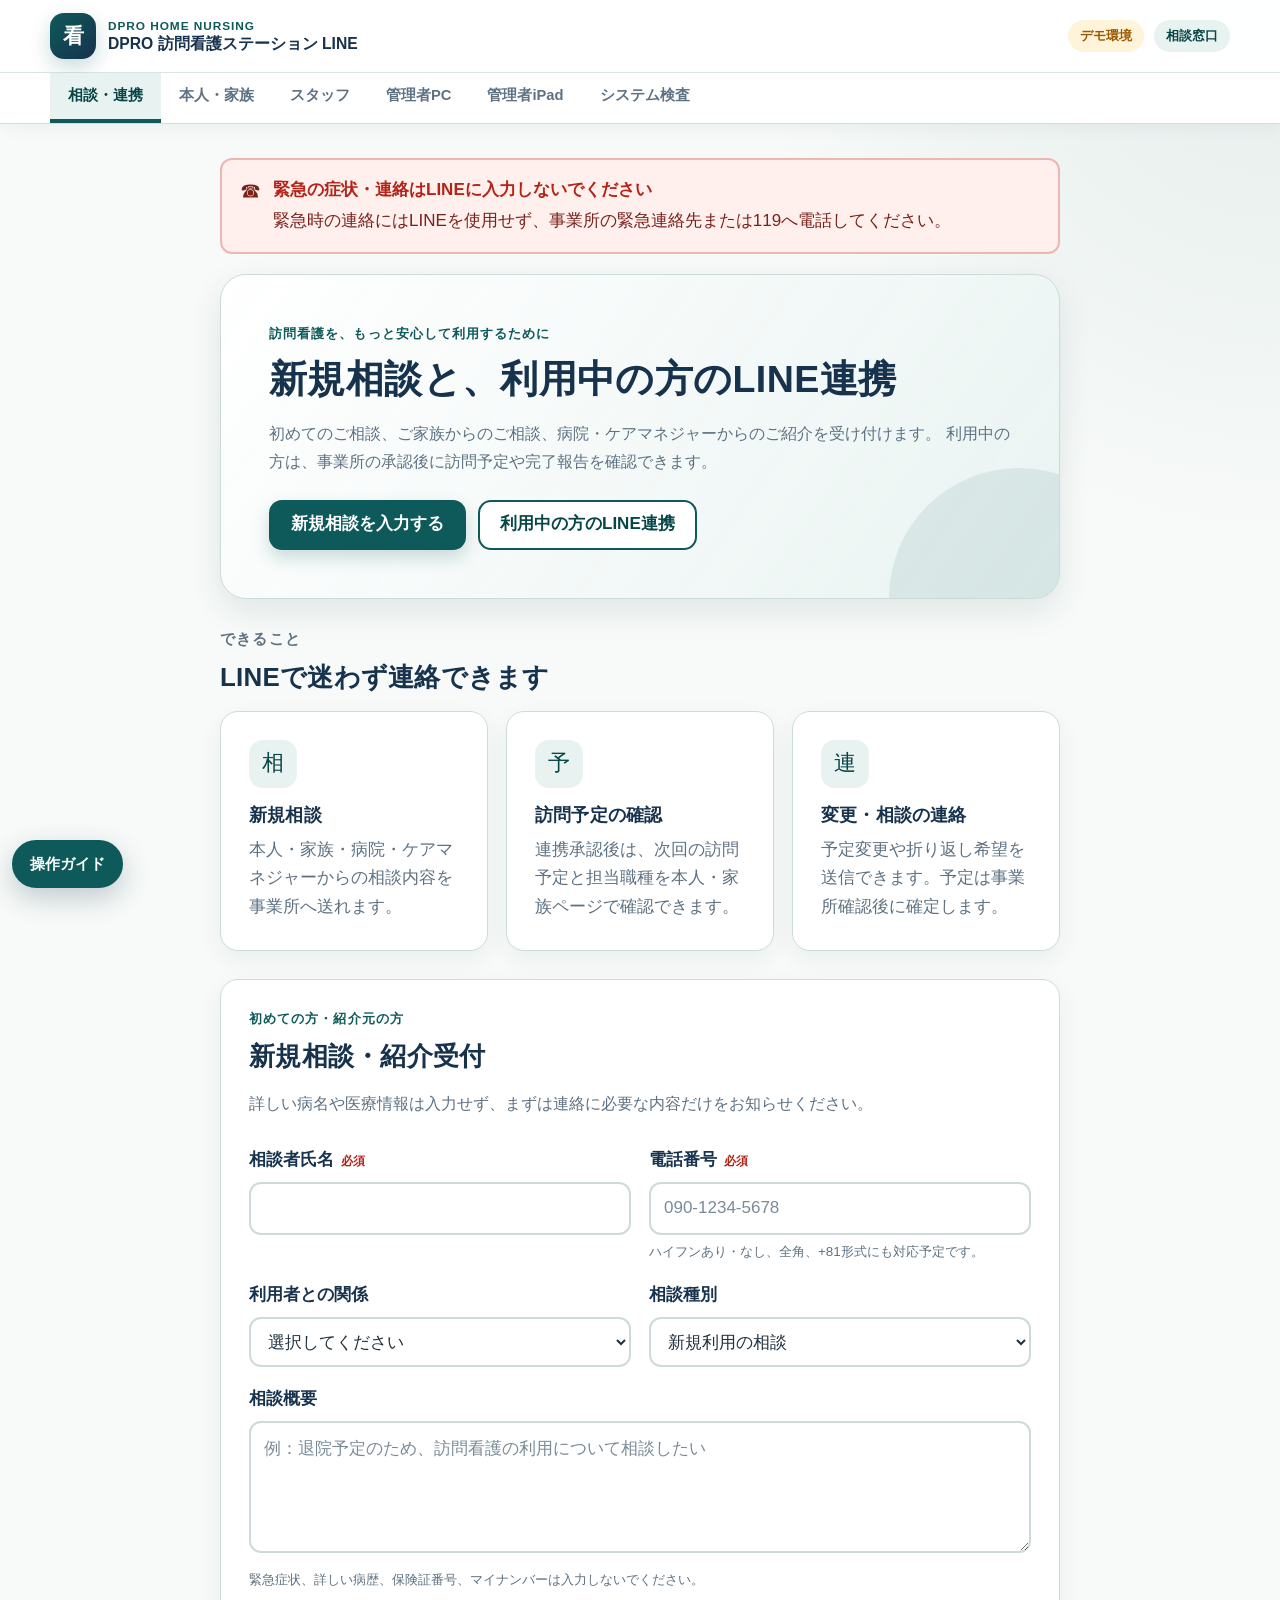
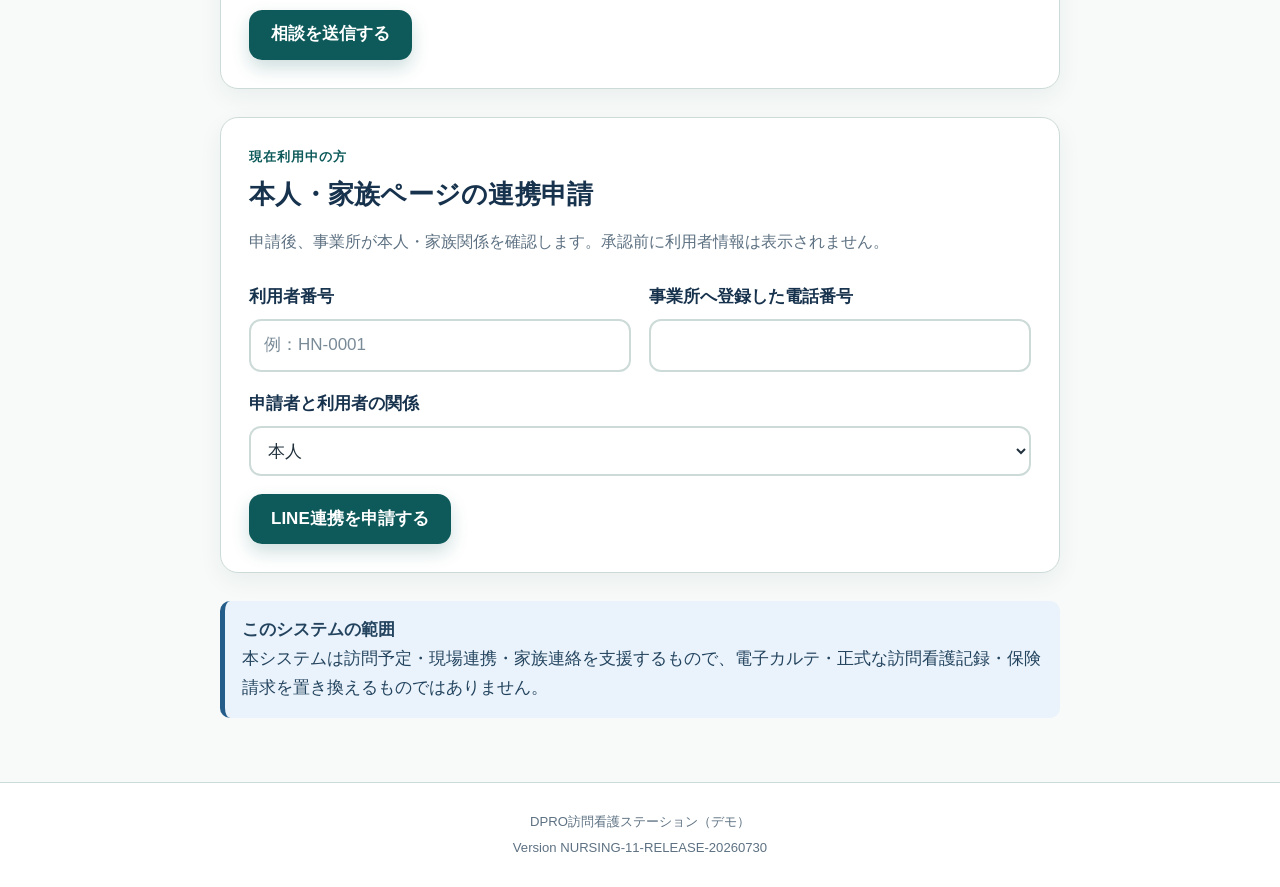
<file: index.html>
<!DOCTYPE html>
<html lang="ja">
  <head>
    <meta charset="utf-8">
    <meta name="viewport" content="width=device-width, initial-scale=1">
    <meta name="theme-color" content="#0e5a5a">
    <meta name="description" content="DPRO 訪問看護ステーション LINEの新規相談・紹介受付画面です。">
    <title>新規相談・LINE連携｜DPRO 訪問看護ステーション LINE</title>
    <link rel="stylesheet" href="styles.css">
    <script src="config.js" defer></script>
    <script src="https://static.line-scdn.net/liff/edge/2/sdk.js" defer></script>
    <script src="api.js" defer></script>
    <script src="app.js" defer></script>
  </head>
  <body>
    <a class="skip-link" href="#main">本文へ移動</a>
    <div class="app-shell">
      <header class="topbar">
        <div class="topbar__inner">
          <a class="brand" href="index.html" aria-label="相談受付トップ">
            <span class="brand__mark" aria-hidden="true">看</span>
            <span class="brand__text">
              <span class="brand__eyebrow">DPRO HOME NURSING</span>
              <span class="brand__name" data-system-name>DPRO 訪問看護ステーション LINE</span>
            </span>
          </a>
          <div class="topbar__actions">
            <span class="demo-badge" data-demo-only>デモ環境</span>
            <span class="role-badge">相談窓口</span>
            <button class="nav-toggle" type="button" data-nav-toggle aria-expanded="false">
              メニュー
            </button>
          </div>
        </div>
        <nav class="global-nav" data-global-nav aria-label="画面一覧">
          <div class="global-nav__inner">
            <a href="index.html" data-nav-link>相談・連携</a>
            <a href="member.html" data-nav-link>本人・家族</a>
            <a href="staff.html" data-nav-link>スタッフ</a>
            <a href="owner.html" data-nav-link>管理者PC</a>
            <a href="owner-ipad.html" data-nav-link>管理者iPad</a>
            <a href="system-check.html" data-nav-link>システム検査</a>
          </div>
        </nav>
      </header>

      <main class="page page--narrow" id="main">
        <aside class="emergency-banner" aria-label="緊急時の案内">
          <span class="emergency-banner__icon" aria-hidden="true">☎</span>
          <div>
            <strong>緊急の症状・連絡はLINEに入力しないでください</strong>
            <span data-emergency-message>
              緊急時の連絡にはLINEを使用せず、事業所の緊急連絡先または119へ電話してください。
            </span>
          </div>
        </aside>

        <section class="hero">
          <div class="hero__content">
            <p class="eyebrow">訪問看護を、もっと安心して利用するために</p>
            <h1>新規相談と、利用中の方のLINE連携</h1>
            <p class="lead">
              初めてのご相談、ご家族からのご相談、病院・ケアマネジャーからのご紹介を受け付けます。
              利用中の方は、事業所の承認後に訪問予定や完了報告を確認できます。
            </p>
            <div class="hero__actions">
              <a class="btn btn--primary" href="#consultation">新規相談を入力する</a>
              <a class="btn btn--secondary" href="#line-link">利用中の方のLINE連携</a>
            </div>
          </div>
        </section>

        <section class="section" aria-labelledby="available-heading">
          <div class="section-heading">
            <div>
              <p class="eyebrow">できること</p>
              <h2 id="available-heading">LINEで迷わず連絡できます</h2>
            </div>
          </div>
          <div class="grid grid--3">
            <article class="card">
              <span class="card__icon" aria-hidden="true">相</span>
              <h3>新規相談</h3>
              <p>本人・家族・病院・ケアマネジャーからの相談内容を事業所へ送れます。</p>
            </article>
            <article class="card">
              <span class="card__icon" aria-hidden="true">予</span>
              <h3>訪問予定の確認</h3>
              <p>連携承認後は、次回の訪問予定と担当職種を本人・家族ページで確認できます。</p>
            </article>
            <article class="card">
              <span class="card__icon" aria-hidden="true">連</span>
              <h3>変更・相談の連絡</h3>
              <p>予定変更や折り返し希望を送信できます。予定は事業所確認後に確定します。</p>
            </article>
          </div>
        </section>

        <section class="section form-card" id="consultation" aria-labelledby="consultation-heading">
          <p class="eyebrow">初めての方・紹介元の方</p>
          <h2 id="consultation-heading">新規相談・紹介受付</h2>
          <p class="lead">
            詳しい病名や医療情報は入力せず、まずは連絡に必要な内容だけをお知らせください。
          </p>
          <form class="form-grid section" data-api-form data-consultation-form>
            <div class="field">
              <label for="consultant-name">
                相談者氏名<span class="field__required">必須</span>
              </label>
              <input id="consultant-name" name="consultant_name" type="text" autocomplete="name" required>
            </div>
            <div class="field">
              <label for="consultant-phone">
                電話番号<span class="field__required">必須</span>
              </label>
              <input
                id="consultant-phone"
                name="consultant_phone"
                type="tel"
                inputmode="tel"
                autocomplete="tel"
                placeholder="090-1234-5678"
                required
              >
              <p class="field__hint">ハイフンあり・なし、全角、+81形式にも対応予定です。</p>
            </div>
            <div class="field">
              <label for="relationship">利用者との関係</label>
              <select id="relationship" name="relationship">
                <option value="">選択してください</option>
                <option value="本人">本人</option>
                <option value="家族・親族">家族・親族</option>
                <option value="後見人・支援者">後見人・支援者</option>
                <option value="病院・診療所">病院・診療所</option>
                <option value="ケアマネジャー">ケアマネジャー</option>
                <option value="その他">その他</option>
              </select>
            </div>
            <div class="field">
              <label for="consultation-type">相談種別</label>
              <select id="consultation-type" name="consultation_type">
                <option value="new_service">新規利用の相談</option>
                <option value="discharge_support">退院後の訪問看護</option>
                <option value="medical_coordination">訪問リハビリの相談</option>
                <option value="availability">対応地域・空き状況</option>
                <option value="other">その他</option>
              </select>
            </div>
            <div class="field field--full">
              <label for="consultation-summary">相談概要</label>
              <textarea
                id="consultation-summary"
                name="consultation_summary"
                placeholder="例：退院予定のため、訪問看護の利用について相談したい"
              ></textarea>
              <p class="field__hint">
                緊急症状、詳しい病歴、保険証番号、マイナンバーは入力しないでください。
              </p>
            </div>
            <div class="field field--full">
              <button class="btn btn--primary" type="submit" data-submit-button>
                相談を送信する
              </button>
              <div class="form-status" data-consultation-status role="status" aria-live="polite" hidden></div>
            </div>
          </form>
        </section>

        <section class="section form-card" id="line-link" aria-labelledby="line-link-heading">
          <p class="eyebrow">現在利用中の方</p>
          <h2 id="line-link-heading">本人・家族ページの連携申請</h2>
          <p class="lead">
            申請後、事業所が本人・家族関係を確認します。承認前に利用者情報は表示されません。
          </p>
          <form class="form-grid section" data-api-form data-line-link-form>
            <div class="field">
              <label for="member-number">利用者番号</label>
              <input
                id="member-number"
                name="member_number"
                type="text"
                inputmode="text"
                autocomplete="off"
                placeholder="例：HN-0001"
                required
              >
            </div>
            <div class="field">
              <label for="member-phone">事業所へ登録した電話番号</label>
              <input
                id="member-phone"
                name="member_phone"
                type="tel"
                inputmode="tel"
                autocomplete="tel"
                required
              >
            </div>
            <div class="field field--full">
              <label for="link-relationship">申請者と利用者の関係</label>
              <select id="link-relationship" name="link_relationship">
                <option value="patient">本人</option>
                <option value="contact">家族・親族</option>
                <option value="contact">後見人・支援者</option>
              </select>
            </div>
            <div class="field field--full">
              <button class="btn btn--primary" type="submit" data-submit-button>
                LINE連携を申請する
              </button>
              <div class="form-status" data-line-link-status role="status" aria-live="polite" hidden></div>
            </div>
          </form>
        </section>

        <section class="section note">
          <strong>このシステムの範囲</strong>
          <p data-scope-notice>
            本システムは訪問予定・現場連携・家族連絡を支援するもので、電子カルテ・正式な訪問看護記録・保険請求を置き換えるものではありません。
          </p>
        </section>
      </main>

      <footer class="footer">
        <p><span data-office-name>DPRO訪問看護ステーション（デモ）</span></p>
        <p>Version <span data-version>NURSING-1</span></p>
      </footer>
    </div>
    <div class="toast" data-toast role="status" aria-live="polite"></div>
  </body>
</html>
</file>
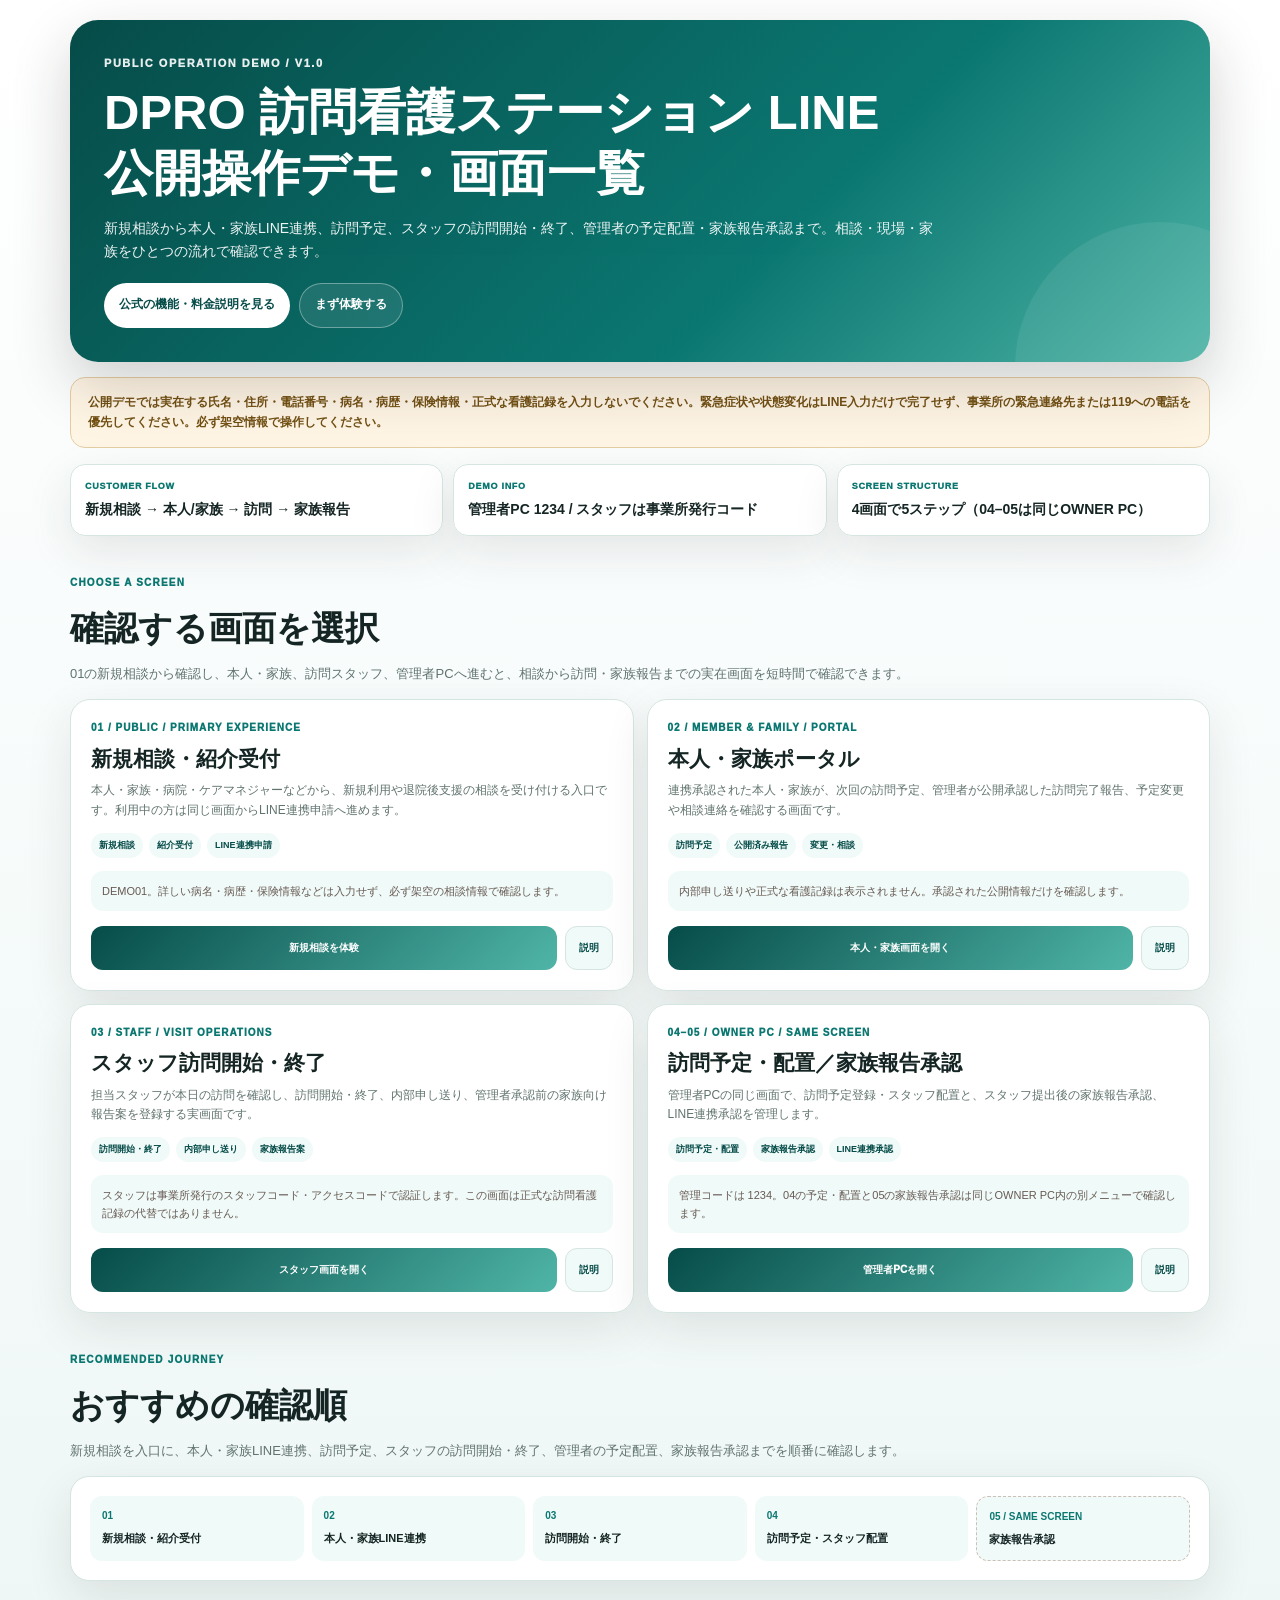
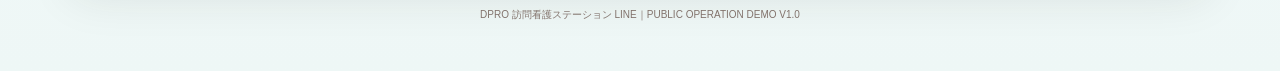
<file: demo-guide.html>
<!doctype html>
<!-- DPRO LIVE DEMO COMMON TEMPLATE V1.0 LOCK / CONFIGURABLE TEMPLATE -->
<html lang="ja">
<head>
<meta charset="utf-8">
<meta name="viewport" content="width=device-width,initial-scale=1,viewport-fit=cover">
<meta name="robots" content="noindex,nofollow,noarchive">
<title id="pageTitle">DPRO 公開操作デモ・画面一覧</title>
<style>
:root{
  --bg:#eef7f6;--card:#fff;--ink:#142523;--muted:#60736f;--line:#d5e5e1;
  --brand:#0b7771;--deep:#064c49;--brand2:#4fb5a7;--soft:#f0faf8;
  --shadow:0 16px 46px rgba(44,37,32,.10)
}
*{box-sizing:border-box}
html{background:var(--bg);scroll-behavior:smooth}
body{margin:0;min-height:100vh;color:var(--ink);font-family:-apple-system,BlinkMacSystemFont,"Segoe UI","Noto Sans JP","Yu Gothic UI",Meiryo,sans-serif;line-height:1.65;background:linear-gradient(180deg,#fff 0%,var(--bg) 100%)}
a{color:inherit}.page{width:min(1140px,calc(100% - 24px));margin:0 auto;padding:20px 0 48px}
.hero{position:relative;overflow:hidden;padding:34px;border-radius:28px;color:#fff;background:linear-gradient(135deg,var(--deep),var(--brand) 63%,var(--brand2));box-shadow:0 23px 58px rgba(35,30,27,.20)}
.hero:after{content:"";position:absolute;right:-95px;bottom:-150px;width:290px;height:290px;border-radius:50%;background:rgba(255,255,255,.07)}
.kicker{position:relative;z-index:1;font-size:11px;font-weight:1000;letter-spacing:.14em;opacity:.9}
.hero h1{position:relative;z-index:1;margin:10px 0 0;font-size:clamp(28px,5vw,49px);line-height:1.24}
.hero p{position:relative;z-index:1;max-width:830px;margin:13px 0 0;font-size:14px;opacity:.93}
.hero-actions{position:relative;z-index:1;display:flex;gap:9px;flex-wrap:wrap;margin-top:20px}
.button{min-height:45px;display:inline-flex;align-items:center;justify-content:center;padding:9px 15px;border-radius:999px;text-decoration:none;font-size:12px;font-weight:950}
.button-light{color:var(--deep);background:#fff}.button-ghost{color:#fff;border:1px solid rgba(255,255,255,.35);background:rgba(255,255,255,.09)}
.notice{margin-top:15px;padding:15px 17px;border:1px solid #e5cda3;border-radius:15px;background:#fff5e5;color:#725013;font-size:12px;font-weight:760}
.demo-info{margin-top:16px;display:grid;grid-template-columns:repeat(3,minmax(0,1fr));gap:10px}
.demo-info>div{padding:14px;border:1px solid var(--line);border-radius:15px;background:rgba(255,255,255,.96);box-shadow:var(--shadow)}
.demo-info small{display:block;color:var(--brand);font-size:9px;font-weight:1000;letter-spacing:.08em}.demo-info strong{display:block;margin-top:4px;font-size:14px}
.section-head{margin:32px 0 15px}.section-head small{color:var(--brand);font-size:10px;font-weight:1000;letter-spacing:.12em}.section-head h2{margin:5px 0 0;font-size:clamp(23px,4vw,34px)}.section-head p{max-width:840px;margin:7px 0 0;color:var(--muted);font-size:13px}
.grid{display:grid;grid-template-columns:repeat(2,minmax(0,1fr));gap:13px}
.card{min-width:0;padding:20px;border:1px solid var(--line);border-radius:20px;background:rgba(255,255,255,.98);box-shadow:var(--shadow)}
.card-number{color:var(--brand);font-size:10px;font-weight:1000;letter-spacing:.1em}.card h3{margin:7px 0 0;font-size:21px;line-height:1.4}.card p{margin:8px 0 0;color:var(--muted);font-size:12px}
.pills{display:flex;gap:6px;flex-wrap:wrap;margin-top:12px}.pills span{padding:5px 8px;border-radius:999px;background:var(--soft);color:var(--deep);font-size:9px;font-weight:900}
.card-note{margin-top:13px;padding:11px;border-radius:12px;background:var(--soft);color:#675a54;font-size:11px}.card-note b{color:var(--deep)}
.card-actions{display:grid;grid-template-columns:1fr auto;gap:8px;margin-top:15px}
.open,.official{min-height:44px;display:flex;align-items:center;justify-content:center;padding:9px 13px;border-radius:12px;text-decoration:none;font-size:10px;font-weight:950}
.open{color:#fff;background:linear-gradient(135deg,var(--deep),var(--brand2))}.official{color:var(--deep);border:1px solid var(--line);background:var(--soft)}
.flow{margin-top:14px;padding:19px;border:1px solid var(--line);border-radius:19px;background:#fff;box-shadow:var(--shadow)}
.flow-grid{display:grid;grid-template-columns:repeat(var(--flow-cols,5),minmax(0,1fr));gap:8px}
.flow-step{padding:12px;border-radius:12px;background:var(--soft)}.flow-step b{display:block;color:var(--brand);font-size:10px}.flow-step strong{display:block;margin-top:4px;font-size:11px}.flow-step.same{border:1px dashed #cdbfb6}
.footer{margin-top:26px;color:#82736c;font-size:10px;text-align:center}
@media(max-width:900px){.flow-grid{grid-template-columns:repeat(2,minmax(0,1fr))}}
@media(max-width:760px){.hero{padding:25px 20px}.demo-info,.grid,.flow-grid{grid-template-columns:1fr}}
@media(max-width:420px){.page{width:min(100% - 16px,1140px)}.card-actions{grid-template-columns:1fr}}
</style>
</head>
<body>
<main class="page">
<section class="hero">
  <div class="kicker">PUBLIC OPERATION DEMO / V1.0</div>
  <h1 id="heroTitle"></h1>
  <p id="heroCopy"></p>
  <div class="hero-actions">
    <a class="button button-light" id="officialLink">公式の機能・料金説明を見る</a>
    <a class="button button-ghost" id="primaryDemoLink">まず体験する</a>
  </div>
</section>

<div class="notice" id="notice"></div>

<section class="demo-info" id="quickInfo" aria-label="デモ利用情報"></section>

<div class="section-head">
  <small>CHOOSE A SCREEN</small>
  <h2>確認する画面を選択</h2>
  <p id="screenIntro"></p>
</div>

<section class="grid" id="screenGrid"></section>

<div class="section-head">
  <small>RECOMMENDED JOURNEY</small>
  <h2>おすすめの確認順</h2>
  <p id="journeyIntro"></p>
</div>
<section class="flow"><div class="flow-grid" id="flowGrid"></div></section>

<div class="footer" id="footer"></div>
</main>

<script>
/*
  DPRO LIVE DEMO COMMON TEMPLATE V1.0
  ------------------------------------------------------------
  変更してよいのは CONFIG の値とCSS変数のブランド色のみ。
  DOM骨格・セクション順・公開注意・CHOOSE A SCREEN・
  RECOMMENDED JOURNEYはCOMMON TEMPLATE V1.0 LOCK対象。
*/
const CONFIG = {
  "systemName": "DPRO 訪問看護ステーション LINE",
  "pageTitle": "DPRO 訪問看護ステーション LINE｜公開操作デモ・画面一覧",
  "heroCopy": "新規相談から本人・家族LINE連携、訪問予定、スタッフの訪問開始・終了、管理者の予定配置・家族報告承認まで。相談・現場・家族をひとつの流れで確認できます。",
  "officialUrl": "https://dpromstk2000-lab.github.io/dpro-line-systems-site/lp-homenursing.html",
  "primaryDemoUrl": "index.html",
  "notice": "公開デモでは実在する氏名・住所・電話番号・病名・病歴・保険情報・正式な看護記録を入力しないでください。緊急症状や状態変化はLINE入力だけで完了せず、事業所の緊急連絡先または119への電話を優先してください。必ず架空情報で操作してください。",
  "screenIntro": "01の新規相談から確認し、本人・家族、訪問スタッフ、管理者PCへ進むと、相談から訪問・家族報告までの実在画面を短時間で確認できます。",
  "journeyIntro": "新規相談を入口に、本人・家族LINE連携、訪問予定、スタッフの訪問開始・終了、管理者の予定配置、家族報告承認までを順番に確認します。",
  "adminCode": "1234",
  "quickInfo": [
    {
      "label": "CUSTOMER FLOW",
      "text": "新規相談 → 本人/家族 → 訪問 → 家族報告"
    },
    {
      "label": "DEMO INFO",
      "text": "管理者PC 1234 / スタッフは事業所発行コード"
    },
    {
      "label": "SCREEN STRUCTURE",
      "text": "4画面で5ステップ（04–05は同じOWNER PC）"
    }
  ],
  "screens": [
    {
      "step": "01 / PUBLIC / PRIMARY EXPERIENCE",
      "title": "新規相談・紹介受付",
      "description": "本人・家族・病院・ケアマネジャーなどから、新規利用や退院後支援の相談を受け付ける入口です。利用中の方は同じ画面からLINE連携申請へ進めます。",
      "tags": [
        "新規相談",
        "紹介受付",
        "LINE連携申請"
      ],
      "note": "DEMO01。詳しい病名・病歴・保険情報などは入力せず、必ず架空の相談情報で確認します。",
      "url": "index.html",
      "cta": "新規相談を体験",
      "officialUrl": "https://dpromstk2000-lab.github.io/dpro-line-systems-site/lp-homenursing.html"
    },
    {
      "step": "02 / MEMBER & FAMILY / PORTAL",
      "title": "本人・家族ポータル",
      "description": "連携承認された本人・家族が、次回の訪問予定、管理者が公開承認した訪問完了報告、予定変更や相談連絡を確認する画面です。",
      "tags": [
        "訪問予定",
        "公開済み報告",
        "変更・相談"
      ],
      "note": "内部申し送りや正式な看護記録は表示されません。承認された公開情報だけを確認します。",
      "url": "member.html",
      "cta": "本人・家族画面を開く",
      "officialUrl": "https://dpromstk2000-lab.github.io/dpro-line-systems-site/lp-homenursing.html"
    },
    {
      "step": "03 / STAFF / VISIT OPERATIONS",
      "title": "スタッフ訪問開始・終了",
      "description": "担当スタッフが本日の訪問を確認し、訪問開始・終了、内部申し送り、管理者承認前の家族向け報告案を登録する実画面です。",
      "tags": [
        "訪問開始・終了",
        "内部申し送り",
        "家族報告案"
      ],
      "note": "スタッフは事業所発行のスタッフコード・アクセスコードで認証します。この画面は正式な訪問看護記録の代替ではありません。",
      "url": "staff.html",
      "cta": "スタッフ画面を開く",
      "officialUrl": "https://dpromstk2000-lab.github.io/dpro-line-systems-site/lp-homenursing.html"
    },
    {
      "step": "04–05 / OWNER PC / SAME SCREEN",
      "title": "訪問予定・配置／家族報告承認",
      "description": "管理者PCの同じ画面で、訪問予定登録・スタッフ配置と、スタッフ提出後の家族報告承認、LINE連携承認を管理します。",
      "tags": [
        "訪問予定・配置",
        "家族報告承認",
        "LINE連携承認"
      ],
      "note": "管理コードは 1234。04の予定・配置と05の家族報告承認は同じOWNER PC内の別メニューで確認します。",
      "url": "owner.html",
      "cta": "管理者PCを開く",
      "officialUrl": "https://dpromstk2000-lab.github.io/dpro-line-systems-site/lp-homenursing.html"
    }
  ],
  "journey": [
    {
      "step": "01",
      "text": "新規相談・紹介受付"
    },
    {
      "step": "02",
      "text": "本人・家族LINE連携"
    },
    {
      "step": "03",
      "text": "訪問開始・終了"
    },
    {
      "step": "04",
      "text": "訪問予定・スタッフ配置"
    },
    {
      "step": "05",
      "text": "家族報告承認",
      "sameScreen": true
    }
  ]
};

document.documentElement.style.setProperty("--flow-cols", String(Math.min(CONFIG.journey.length, 7)));
document.title = CONFIG.pageTitle;
document.getElementById("heroTitle").innerHTML = `${CONFIG.systemName}<br>公開操作デモ・画面一覧`;
document.getElementById("heroCopy").textContent = CONFIG.heroCopy;
document.getElementById("officialLink").href = CONFIG.officialUrl;
document.getElementById("primaryDemoLink").href = CONFIG.primaryDemoUrl;
document.getElementById("notice").textContent = CONFIG.notice;
document.getElementById("screenIntro").textContent = CONFIG.screenIntro;
document.getElementById("journeyIntro").textContent = CONFIG.journeyIntro;
document.getElementById("footer").textContent = `${CONFIG.systemName}｜PUBLIC OPERATION DEMO V1.0`;

document.getElementById("quickInfo").innerHTML = CONFIG.quickInfo.map(x =>
  `<div><small>${x.label}</small><strong>${x.text}</strong></div>`
).join("");

document.getElementById("screenGrid").innerHTML = CONFIG.screens.map(x => `
  <article class="card">
    <div class="card-number">${x.step}</div>
    <h3>${x.title}</h3>
    <p>${x.description}</p>
    <div class="pills">${x.tags.map(t => `<span>${t}</span>`).join("")}</div>
    <div class="card-note">${x.note}</div>
    <div class="card-actions">
      <a class="open" href="${x.url}">${x.cta}</a>
      <a class="official" href="${x.officialUrl}">説明</a>
    </div>
  </article>
`).join("");

document.getElementById("flowGrid").innerHTML = CONFIG.journey.map(x => `
  <div class="flow-step${x.sameScreen ? " same" : ""}">
    <b>${x.step}${x.sameScreen ? " / SAME SCREEN" : ""}</b>
    <strong>${x.text}</strong>
  </div>
`).join("");
</script>
</body>
</html>
</file>
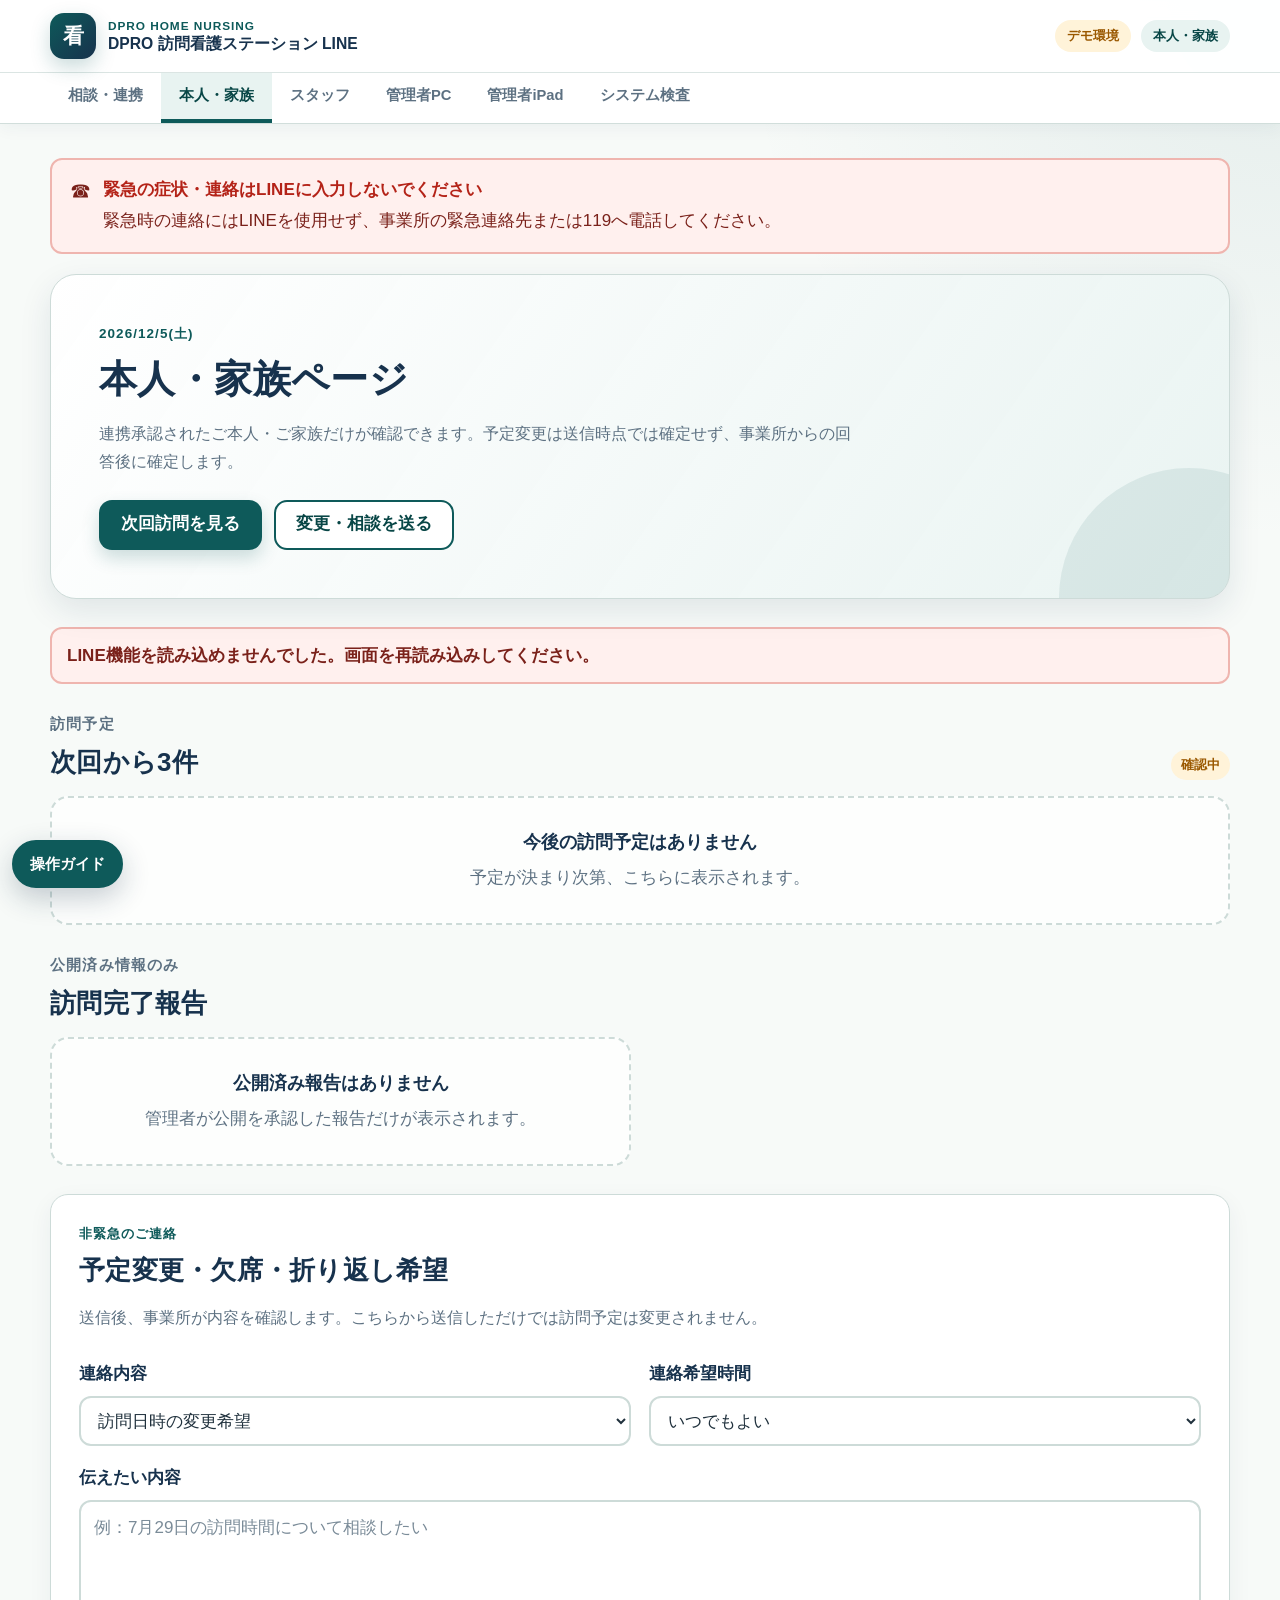
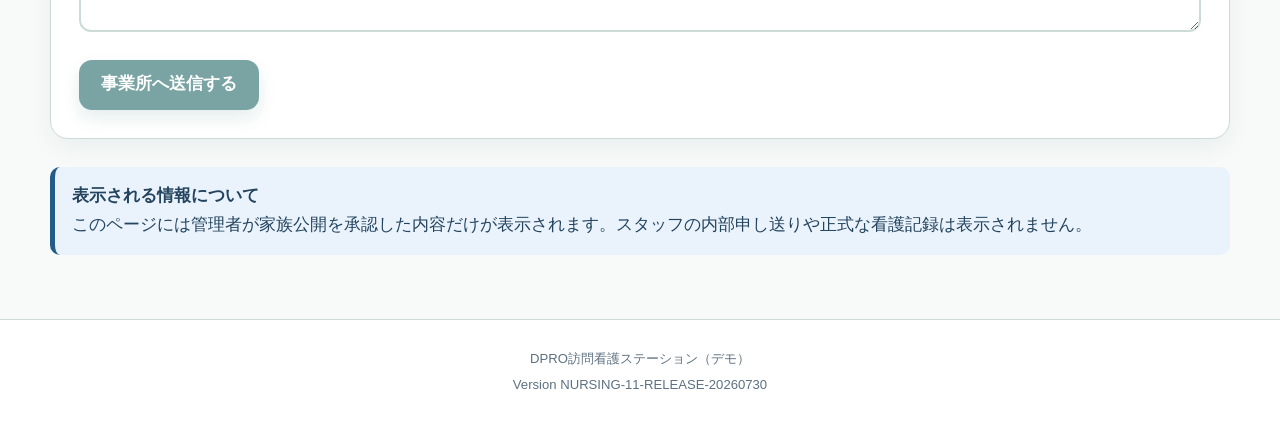
<file: member.html>
<!DOCTYPE html>
<html lang="ja">
  <head>
    <meta charset="utf-8">
    <meta name="viewport" content="width=device-width, initial-scale=1">
    <meta name="theme-color" content="#0e5a5a">
    <meta name="description" content="DPRO 訪問看護ステーション LINEの本人・家族ポータルです。">
    <title>本人・家族ページ｜DPRO 訪問看護ステーション LINE</title>
    <link rel="stylesheet" href="styles.css">
    <script src="config.js" defer></script>
    <script src="https://static.line-scdn.net/liff/edge/2/sdk.js" defer></script>
    <script src="api.js" defer></script>
    <script src="app.js" defer></script>
  </head>
  <body>
    <a class="skip-link" href="#main">本文へ移動</a>
    <div class="app-shell">
      <header class="topbar">
        <div class="topbar__inner">
          <a class="brand" href="member.html" aria-label="本人・家族ページトップ">
            <span class="brand__mark" aria-hidden="true">看</span>
            <span class="brand__text">
              <span class="brand__eyebrow">DPRO HOME NURSING</span>
              <span class="brand__name" data-system-name>DPRO 訪問看護ステーション LINE</span>
            </span>
          </a>
          <div class="topbar__actions">
            <span class="demo-badge" data-demo-only>デモ環境</span>
            <span class="role-badge">本人・家族</span>
            <button class="nav-toggle" type="button" data-nav-toggle aria-expanded="false">
              メニュー
            </button>
          </div>
        </div>
        <nav class="global-nav" data-global-nav aria-label="画面一覧">
          <div class="global-nav__inner">
            <a href="index.html" data-nav-link>相談・連携</a>
            <a href="member.html" data-nav-link>本人・家族</a>
            <a href="staff.html" data-nav-link>スタッフ</a>
            <a href="owner.html" data-nav-link>管理者PC</a>
            <a href="owner-ipad.html" data-nav-link>管理者iPad</a>
            <a href="system-check.html" data-nav-link>システム検査</a>
          </div>
        </nav>
      </header>

      <main class="page" id="main">
        <aside class="emergency-banner" aria-label="緊急時の案内">
          <span class="emergency-banner__icon" aria-hidden="true">☎</span>
          <div>
            <strong>緊急の症状・連絡はLINEに入力しないでください</strong>
            <span data-emergency-message>
              緊急時の連絡にはLINEを使用せず、事業所の緊急連絡先または119へ電話してください。
            </span>
          </div>
        </aside>

        <section class="hero">
          <div class="hero__content">
            <p class="eyebrow" data-current-date>2026年7月27日</p>
            <h1 data-member-heading>本人・家族ページ</h1>
            <p class="lead">
              連携承認されたご本人・ご家族だけが確認できます。予定変更は送信時点では確定せず、事業所からの回答後に確定します。
            </p>
            <div class="hero__actions">
              <a class="btn btn--primary" href="#next-visits">次回訪問を見る</a>
              <a class="btn btn--secondary" href="#contact-request">変更・相談を送る</a>
            </div>
          </div>
        </section>

        <section class="section" aria-labelledby="member-auth-heading">
          <div
            class="form-status form-status--info"
            data-member-auth-state
            id="member-auth-heading"
            role="status"
            aria-live="polite"
          >
            LINE認証と連携承認の状態を確認しています。
          </div>
        </section>

        <section class="section" id="next-visits" aria-labelledby="next-visits-heading">
          <div class="section-heading">
            <div>
              <p class="eyebrow">訪問予定</p>
              <h2 id="next-visits-heading">次回から3件</h2>
            </div>
            <span class="status status--progress" data-member-link-status>確認中</span>
          </div>
          <ul class="visit-list" data-member-visits>
            <li class="empty-state">
              <strong>連携情報を確認中です</strong>
              承認済みのLINEアカウントだけに訪問予定を表示します。
            </li>
          </ul>
        </section>

        <section class="section" aria-labelledby="family-report-heading">
          <div class="section-heading">
            <div>
              <p class="eyebrow">公開済み情報のみ</p>
              <h2 id="family-report-heading">訪問完了報告</h2>
            </div>
          </div>
          <div class="grid grid--2" data-member-reports>
            <div class="empty-state">
              <strong>報告を確認中です</strong>
              管理者が家族公開を承認した報告だけを表示します。
            </div>
          </div>
        </section>

        <section class="section form-card" id="contact-request" aria-labelledby="contact-heading">
          <p class="eyebrow">非緊急のご連絡</p>
          <h2 id="contact-heading">予定変更・欠席・折り返し希望</h2>
          <p class="lead">
            送信後、事業所が内容を確認します。こちらから送信しただけでは訪問予定は変更されません。
          </p>
          <form class="form-grid section" data-api-form data-member-contact-form>
            <div class="field">
              <label for="request-kind">連絡内容</label>
              <select id="request-kind" name="request_kind">
                <option value="schedule_change">訪問日時の変更希望</option>
                <option value="absence">今回の訪問を休みたい</option>
                <option value="callback">事業所から電話がほしい</option>
                <option value="non_urgent_consultation">その他の相談</option>
              </select>
            </div>
            <div class="field">
              <label for="callback-window">連絡希望時間</label>
              <select id="callback-window" name="callback_window">
                <option value="いつでもよい">いつでもよい</option>
                <option value="午前">午前</option>
                <option value="午後">午後</option>
                <option value="17時以降">17時以降</option>
              </select>
            </div>
            <div class="field field--full">
              <label for="request-message">伝えたい内容</label>
              <textarea
                id="request-message"
                name="request_message"
                placeholder="例：7月29日の訪問時間について相談したい"
              ></textarea>
            </div>
            <div class="field field--full">
              <button class="btn btn--primary" type="submit" data-submit-button disabled>
                事業所へ送信する
              </button>
              <div class="form-status" data-member-contact-status role="status" aria-live="polite" hidden></div>
            </div>
          </form>
        </section>

        <section class="section note">
          <strong>表示される情報について</strong>
          <p>
            このページには管理者が家族公開を承認した内容だけが表示されます。スタッフの内部申し送りや正式な看護記録は表示されません。
          </p>
        </section>
      </main>

      <footer class="footer">
        <p><span data-office-name>DPRO訪問看護ステーション（デモ）</span></p>
        <p>Version <span data-version>NURSING-1</span></p>
      </footer>
    </div>
    <div class="toast" data-toast role="status" aria-live="polite"></div>
  </body>
</html>
</file>
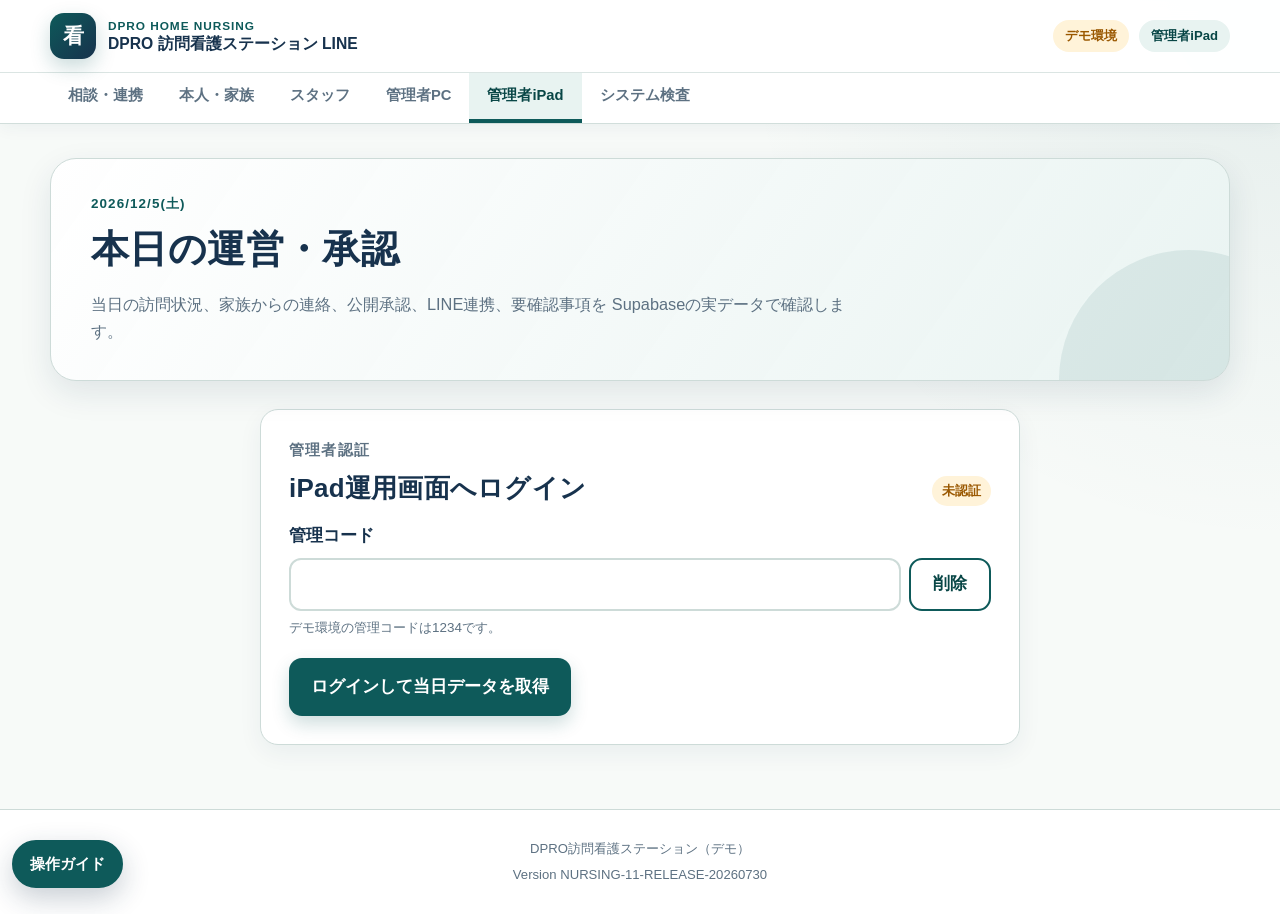
<file: owner-ipad.html>
<!DOCTYPE html>
<html lang="ja">
  <head>
    <meta charset="utf-8">
    <meta name="viewport" content="width=device-width, initial-scale=1">
    <meta name="theme-color" content="#0e5a5a">
    <meta name="description" content="DPRO 訪問看護ステーション LINEの管理者iPad当日運用画面です。">
    <title>管理者iPad｜DPRO 訪問看護ステーション LINE</title>
    <link rel="stylesheet" href="styles.css">
    <link rel="stylesheet" href="owner-ipad.css">
    <script src="config.js" defer></script>
    <script src="api.js" defer></script>
    <script src="app.js" defer></script>
    <script src="owner-ipad.js" defer></script>
  </head>
  <body>
    <a class="skip-link" href="#main">本文へ移動</a>
    <div class="app-shell">
      <header class="topbar">
        <div class="topbar__inner">
          <a class="brand" href="owner-ipad.html" aria-label="管理者iPadトップ">
            <span class="brand__mark" aria-hidden="true">看</span>
            <span class="brand__text">
              <span class="brand__eyebrow">DPRO HOME NURSING</span>
              <span class="brand__name" data-system-name>DPRO 訪問看護ステーション LINE</span>
            </span>
          </a>
          <div class="topbar__actions">
            <span class="demo-badge" data-demo-only>デモ環境</span>
            <span class="role-badge">管理者iPad</span>
            <button class="nav-toggle" type="button" data-nav-toggle aria-expanded="false">メニュー</button>
          </div>
        </div>
        <nav class="global-nav" data-global-nav aria-label="画面一覧">
          <div class="global-nav__inner">
            <a href="index.html" data-nav-link>相談・連携</a>
            <a href="member.html" data-nav-link>本人・家族</a>
            <a href="staff.html" data-nav-link>スタッフ</a>
            <a href="owner.html" data-nav-link>管理者PC</a>
            <a href="owner-ipad.html" data-nav-link>管理者iPad</a>
            <a href="system-check.html" data-nav-link>システム検査</a>
          </div>
        </nav>
      </header>

      <main class="page ipad-page" id="main">
        <section class="hero ipad-hero">
          <div class="hero__content">
            <p class="eyebrow" data-current-date>本日</p>
            <h1>本日の運営・承認</h1>
            <p class="lead">
              当日の訪問状況、家族からの連絡、公開承認、LINE連携、要確認事項を
              Supabaseの実データで確認します。
            </p>
          </div>
        </section>

        <section class="section form-card ipad-login-card" data-ipad-login-view aria-labelledby="ipad-login-heading">
          <div class="section-heading">
            <div>
              <p class="eyebrow">管理者認証</p>
              <h2 id="ipad-login-heading">iPad運用画面へログイン</h2>
            </div>
            <span class="status status--progress" data-ipad-session-badge>未認証</span>
          </div>
          <form class="form-grid" data-ipad-login-form>
            <input type="text" name="username" value="nursing-admin" autocomplete="username" tabindex="-1" aria-hidden="true" style="position:absolute;left:-9999px;width:1px;height:1px;overflow:hidden;">
            <div class="field field--full">
              <label for="ipad-admin-code">管理コード</label>
              <div class="input-with-action">
                <input
                  id="ipad-admin-code"
                  name="admin_code"
                  type="password"
                  inputmode="numeric"
                  autocomplete="current-password"
                  minlength="4"
                  maxlength="128"
                  required
                >
                <button class="btn btn--secondary" type="button" data-ipad-clear-code>削除</button>
              </div>
              <p class="field__hint">デモ環境の管理コードは1234です。</p>
            </div>
            <div class="field field--full">
              <button class="btn btn--primary ipad-primary-action" type="submit" data-ipad-login-button>
                ログインして当日データを取得
              </button>
              <div class="form-status" data-ipad-login-status role="status" aria-live="polite" hidden></div>
            </div>
          </form>
        </section>

        <div data-ipad-app hidden>
          <section class="section ipad-session-bar" aria-label="管理者セッション">
            <div>
              <span class="status status--done">管理者認証済み</span>
              <strong data-ipad-environment>デモ環境</strong>
            </div>
            <div class="ipad-session-actions">
              <label class="ipad-date-field">
                <span>表示日</span>
                <input type="date" data-ipad-date>
              </label>
              <button class="btn btn--secondary" type="button" data-ipad-refresh>すべて更新</button>
              <button class="btn btn--danger" type="button" data-ipad-logout>ログアウト</button>
            </div>
          </section>

          <div class="form-status form-status--info section" data-ipad-overview-status role="status" aria-live="polite">
            実データを取得しています。
          </div>

          <section class="section" aria-labelledby="ipad-metrics-heading">
            <div class="section-heading">
              <div>
                <p class="eyebrow">当日運用サマリー</p>
                <h2 id="ipad-metrics-heading">重要件数</h2>
              </div>
              <span class="status status--progress" data-ipad-latest-badge>更新中</span>
            </div>
            <div class="ipad-metrics">
              <article class="metric">
                <p class="metric__label">本日の訪問</p>
                <p class="metric__value" data-ipad-count-visits>0件</p>
                <p class="metric__detail">全訪問</p>
              </article>
              <article class="metric metric--danger">
                <p class="metric__label">未配置</p>
                <p class="metric__value" data-ipad-count-unassigned>0件</p>
                <p class="metric__detail">担当スタッフなし</p>
              </article>
              <article class="metric metric--warning">
                <p class="metric__label">訪問中</p>
                <p class="metric__value" data-ipad-count-progress>0件</p>
                <p class="metric__detail">開始済み</p>
              </article>
              <article class="metric">
                <p class="metric__label">完了</p>
                <p class="metric__value" data-ipad-count-completed>0件</p>
                <p class="metric__detail">終了時刻登録済み</p>
              </article>
              <article class="metric metric--warning">
                <p class="metric__label">家族からの連絡</p>
                <p class="metric__value" data-ipad-count-contacts>0件</p>
                <p class="metric__detail">新規・確認中</p>
              </article>
              <article class="metric metric--danger">
                <p class="metric__label">要確認</p>
                <p class="metric__value" data-ipad-count-alerts>0件</p>
                <p class="metric__detail">申し送り・期限</p>
              </article>
            </div>
          </section>

          <section class="section">
            <div class="tablet-tabs ipad-tabs" data-panel-group role="tablist" aria-label="iPad機能">
              <button type="button" role="tab" aria-selected="true" data-panel-target="today-ipad-panel">
                本日の訪問
                <span class="ipad-tab-count" data-tab-count-visits>0</span>
              </button>
              <button type="button" role="tab" aria-selected="false" data-panel-target="change-ipad-panel">
                変更・連絡
                <span class="ipad-tab-count" data-tab-count-contacts>0</span>
              </button>
              <button type="button" role="tab" aria-selected="false" data-panel-target="approval-ipad-panel">
                承認
                <span class="ipad-tab-count" data-tab-count-approvals>0</span>
              </button>
              <button type="button" role="tab" aria-selected="false" data-panel-target="alert-ipad-panel">
                要確認
                <span class="ipad-tab-count" data-tab-count-alerts>0</span>
              </button>
            </div>

            <section class="panel is-active ipad-panel" id="today-ipad-panel" data-panel role="tabpanel">
              <div class="section-heading">
                <div>
                  <p class="eyebrow">時間順・実データ</p>
                  <h2>訪問状況</h2>
                </div>
                <a class="btn btn--secondary" href="owner.html#visits-panel">訪問予定・配置を開く</a>
              </div>
              <div class="ipad-card-list section" data-ipad-visit-list></div>
            </section>

            <section class="panel ipad-panel" id="change-ipad-panel" data-panel role="tabpanel" hidden>
              <div class="section-heading">
                <div>
                  <p class="eyebrow">本人・家族ポータルから受信</p>
                  <h2>変更・欠席・折り返し希望</h2>
                </div>
              </div>
              <div class="ipad-card-list section" data-ipad-contact-list></div>
              <aside class="note note--warning section">
                <strong>予定変更について</strong>
                <p>この画面で「対応済み」にしても訪問予定は自動変更されません。必要な場合は管理者PCの訪問予定・配置で更新してください。</p>
              </aside>
            </section>

            <section class="panel ipad-panel" id="approval-ipad-panel" data-panel role="tabpanel" hidden>
              <div class="section-heading">
                <div>
                  <p class="eyebrow">公開前・連携前の最終確認</p>
                  <h2>家族報告・LINE連携承認</h2>
                </div>
              </div>
              <div class="ipad-approval-columns section">
                <section>
                  <h3>家族向け報告</h3>
                  <div class="ipad-card-list section" data-ipad-report-list></div>
                </section>
                <section>
                  <h3>LINE連携申請</h3>
                  <div class="ipad-card-list section" data-ipad-link-list></div>
                </section>
              </div>
            </section>

            <section class="panel ipad-panel" id="alert-ipad-panel" data-panel role="tabpanel" hidden>
              <div class="section-heading">
                <div>
                  <p class="eyebrow">事業所内だけに表示</p>
                  <h2>内部申し送り・指示書期限</h2>
                </div>
              </div>
              <div class="ipad-approval-columns section">
                <section>
                  <h3>未完了の内部申し送り</h3>
                  <div class="ipad-card-list section" data-ipad-handoff-list></div>
                </section>
                <section>
                  <h3>指示書期限30日以内</h3>
                  <div class="ipad-card-list section" data-ipad-instruction-list></div>
                </section>
              </div>
              <aside class="note note--warning section">
                <strong>状態変化・緊急時</strong>
                <p>この画面だけで対応を完了せず、事業所の手順に従って管理者・主治医・緊急連絡先へ連絡してください。</p>
              </aside>
            </section>
          </section>
        </div>
      </main>

      <footer class="footer">
        <p><span data-office-name>DPRO訪問看護ステーション（デモ）</span></p>
        <p>Version <span data-version>NURSING-9</span></p>
      </footer>
    </div>
    <div class="toast" data-toast role="status" aria-live="polite"></div>
  </body>
</html>
</file>
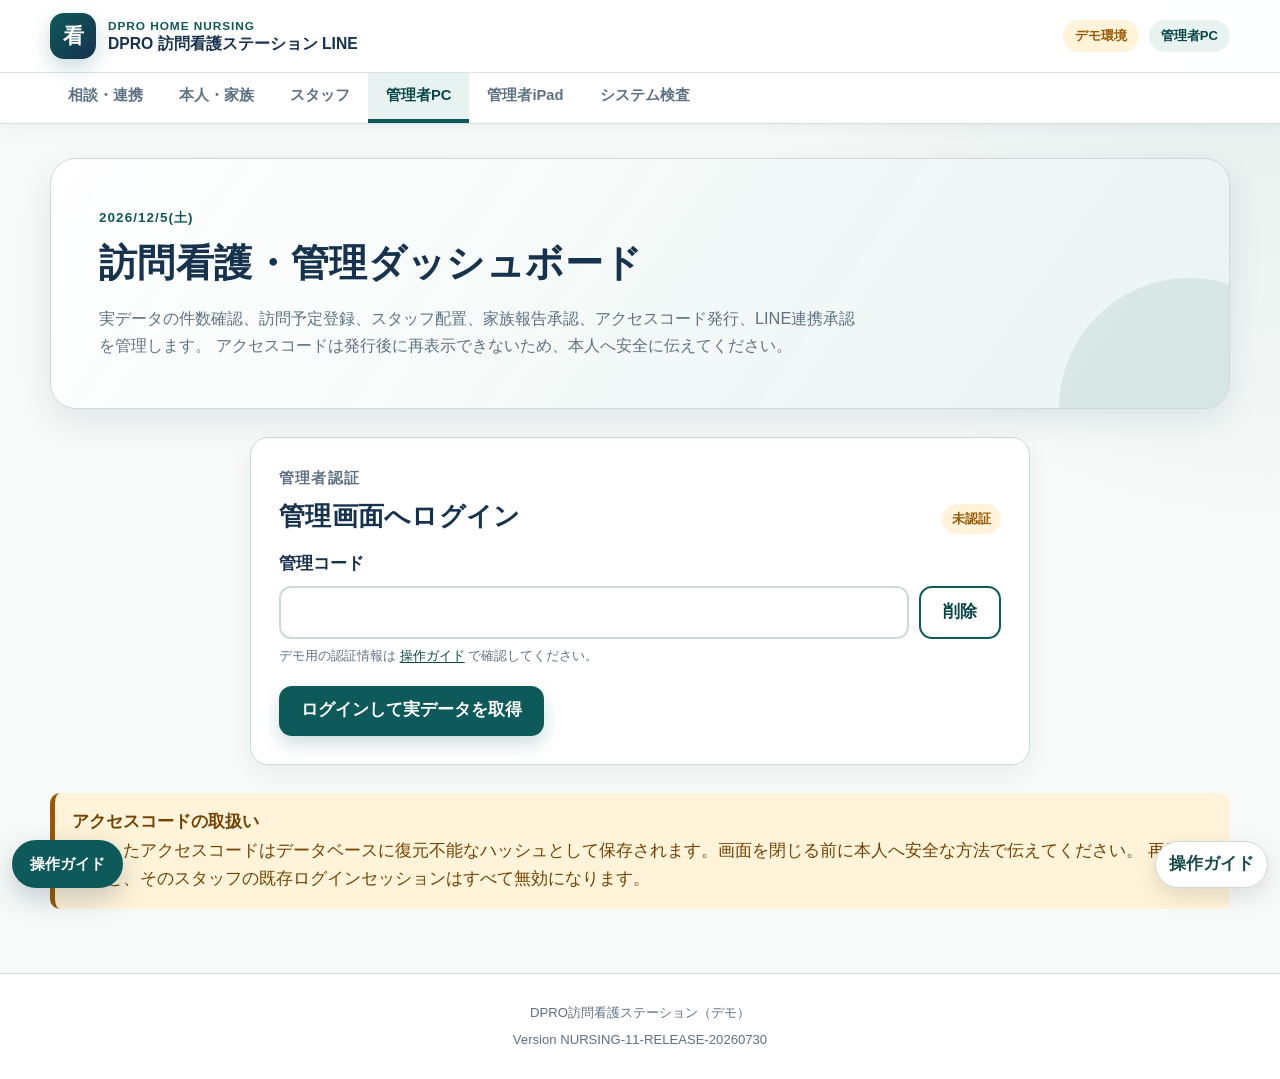
<file: owner.html>
<!DOCTYPE html>
<html lang="ja">
  <head>
    <meta charset="utf-8">
    <meta name="viewport" content="width=device-width, initial-scale=1">
    <meta name="theme-color" content="#0e5a5a">
    <meta name="description" content="DPRO 訪問看護ステーション LINEの管理者PC画面です。">
    <title>管理者PC｜DPRO 訪問看護ステーション LINE</title>
    <link rel="stylesheet" href="styles.css">
    <link rel="stylesheet" href="owner.css">
    <link rel="stylesheet" href="owner-visits.css">
    <link rel="stylesheet" href="owner-reports.css">
    <script src="config.js" defer></script>
    <script src="api.js" defer></script>
    <script src="app.js" defer></script>
    <script src="owner.js" defer></script>
    <script src="owner-visits.js" defer></script>
    <script src="owner-reports.js" defer></script>
  <style id="dpro-chat-b-support-style">[data-support-only]:not(.dpro-support-unlocked){display:none!important}</style>
<style id="dpro-chat-b-guide-style">.dpro-chat-b-guide-link{position:fixed;right:12px;bottom:12px;z-index:9999;display:inline-flex;align-items:center;min-height:42px;padding:8px 13px;border:1px solid #cddbd6;border-radius:999px;background:#fff;color:#174b47;text-decoration:none;font-weight:850;box-shadow:0 8px 24px rgba(0,0,0,.12)}@media(max-width:700px){.dpro-chat-b-guide-link{bottom:72px}}</style>
</head>
  <body>
    <a class="skip-link" href="#main">本文へ移動</a>
    <div class="app-shell">
      <header class="topbar">
        <div class="topbar__inner">
          <a class="brand" href="owner.html" aria-label="管理者PCトップ">
            <span class="brand__mark" aria-hidden="true">看</span>
            <span class="brand__text">
              <span class="brand__eyebrow">DPRO HOME NURSING</span>
              <span class="brand__name" data-system-name>DPRO 訪問看護ステーション LINE</span>
            </span>
          </a>
          <div class="topbar__actions">
            <span class="demo-badge" data-demo-only>デモ環境</span>
            <span class="role-badge">管理者PC</span>
            <button class="nav-toggle" type="button" data-nav-toggle aria-expanded="false">メニュー</button>
          </div>
        </div>
        <nav class="global-nav" data-global-nav aria-label="画面一覧">
          <div class="global-nav__inner">
            <a href="index.html" data-nav-link>相談・連携</a>
            <a href="member.html" data-nav-link>本人・家族</a>
            <a href="staff.html" data-nav-link>スタッフ</a>
            <a href="owner.html" data-nav-link>管理者PC</a>
            <a href="owner-ipad.html" data-nav-link>管理者iPad</a>
            <a href="system-check.html" data-nav-link>システム検査</a>
          </div>
        </nav>
      </header>

      <main class="page" id="main">
        <section class="hero">
          <div class="hero__content">
            <p class="eyebrow" data-current-date>本日</p>
            <h1>訪問看護・管理ダッシュボード</h1>
            <p class="lead">
              実データの件数確認、訪問予定登録、スタッフ配置、家族報告承認、アクセスコード発行、LINE連携承認を管理します。
              アクセスコードは発行後に再表示できないため、本人へ安全に伝えてください。
            </p>
          </div>
        </section>

        <section class="section form-card owner-login-card" data-owner-login-view aria-labelledby="owner-login-heading">
          <div class="section-heading">
            <div>
              <p class="eyebrow">管理者認証</p>
              <h2 id="owner-login-heading">管理画面へログイン</h2>
            </div>
            <span class="status status--progress" data-owner-session-badge>未認証</span>
          </div>
          <form class="form-grid" data-owner-login-form>
            <div class="field field--full">
              <label for="owner-admin-code">管理コード</label>
              <div class="input-with-action owner-code-row">
                <input
                  id="owner-admin-code"
                  name="admin_code"
                  type="password"
                  autocomplete="current-password"
                  inputmode="numeric"
                  minlength="4"
                  maxlength="128"
                  required
                >
                <button class="btn btn--secondary" type="button" data-owner-clear-code>削除</button>
              </div>
              <p class="field__hint">デモ用の認証情報は <a href="demo-guide.html" target="_blank" rel="noopener">操作ガイド</a> で確認してください。</p>
            </div>
            <div class="field field--full">
              <button class="btn btn--primary" type="submit" data-owner-login-button>
                ログインして実データを取得
              </button>
              <div class="form-status" data-owner-login-status role="status" aria-live="polite" hidden></div>
            </div>
          </form>
        </section>

        <div data-owner-app hidden>
          <section class="section owner-session-bar" aria-label="管理者セッション">
            <div>
              <span class="status status--done">管理者認証済み</span>
              <strong data-owner-environment>デモ環境</strong>
            </div>
            <div class="button-row">
              <button class="btn btn--secondary btn--small" type="button" data-owner-refresh>すべて更新</button>
              <button class="btn btn--danger btn--small" type="button" data-owner-logout>ログアウト</button>
            </div>
          </section>

          <div class="management-layout section">
            <div class="side-menu" data-panel-group role="tablist" aria-label="管理機能">
              <button type="button" role="tab" aria-selected="true" data-panel-target="dashboard-panel">ダッシュボード</button>
              <button type="button" role="tab" aria-selected="false" data-panel-target="visits-panel">訪問予定・配置</button>
              <button type="button" role="tab" aria-selected="false" data-panel-target="staff-panel">スタッフ管理</button>
              <button type="button" role="tab" aria-selected="false" data-panel-target="reports-panel">家族報告承認</button>
              <button type="button" role="tab" aria-selected="false" data-panel-target="approval-panel">LINE連携承認</button>
              <button type="button" role="tab" aria-selected="false" data-panel-target="patient-panel">利用者検索</button>
            </div>

            <div>
              <section class="panel is-active" id="dashboard-panel" data-panel role="tabpanel">
                <div class="section-heading">
                  <div>
                    <p class="eyebrow">最新の運用データ</p>
                    <h2>本日の状況</h2>
                  </div>
                  <span class="status status--progress" data-dashboard-badge>取得待ち</span>
                </div>
                <div class="form-status form-status--info" data-dashboard-status role="status" aria-live="polite">
                  管理者ログイン後に取得します。
                </div>
                <div class="grid grid--3 owner-metrics section">
                  <article class="metric">
                    <p class="metric__label">本日の訪問</p>
                    <p class="metric__value" data-count-today-visits>0件</p>
                    <p class="metric__detail">訪問予定テーブル</p>
                  </article>
                  <article class="metric metric--warning">
                    <p class="metric__label">新規相談</p>
                    <p class="metric__value" data-count-inquiries>0件</p>
                    <p class="metric__detail">新規・確認中</p>
                  </article>
                  <article class="metric metric--warning">
                    <p class="metric__label">家族からの連絡</p>
                    <p class="metric__value" data-count-contacts>0件</p>
                    <p class="metric__detail">新規・確認中</p>
                  </article>
                  <article class="metric metric--warning">
                    <p class="metric__label">家族報告承認待ち</p>
                    <p class="metric__value" data-count-reports>0件</p>
                    <p class="metric__detail">スタッフ提出分</p>
                  </article>
                  <article class="metric metric--warning">
                    <p class="metric__label">LINE連携承認待ち</p>
                    <p class="metric__value" data-count-links>0件</p>
                    <p class="metric__detail">本人・家族申請</p>
                  </article>
                  <article class="metric metric--danger">
                    <p class="metric__label">指示書期限30日以内</p>
                    <p class="metric__value" data-count-instructions>0件</p>
                    <p class="metric__detail">更新確認対象</p>
                  </article>
                  <article class="metric">
                    <p class="metric__label">有効スタッフ</p>
                    <p class="metric__value" data-count-active-staff>0名</p>
                    <p class="metric__detail">在籍・ログイン可否を含む</p>
                  </article>
                  <article class="metric">
                    <p class="metric__label">ログイン準備済み</p>
                    <p class="metric__value" data-count-login-ready>0名</p>
                    <p class="metric__detail">アクセスコード設定済み</p>
                  </article>
                </div>
                <article class="notice-card">
                  <p class="eyebrow">ご案内</p>
                  <h3>最新のデータを表示します</h3>
                  <p>
                    この画面の件数は、接続済みのデータから取得します。未接続時は架空の利用者名や件数を表示しません。
                  </p>
                </article>
              </section>


              <section class="panel" id="visits-panel" data-panel role="tabpanel" hidden>
                <div class="section-heading">
                  <div>
                    <p class="eyebrow">30分単位・重複検査付き</p>
                    <h2>訪問予定登録・スタッフ配置</h2>
                  </div>
                  <a class="btn btn--secondary btn--small" href="staff.html" target="_blank" rel="noopener">
                    スタッフ画面を開く
                  </a>
                </div>

                <div class="form-status form-status--info" data-visit-master-status role="status" aria-live="polite">
                  利用者とスタッフを取得しています。
                </div>

                <div class="owner-demo-patient-row section" data-demo-only data-support-only>
                  <div>
                    <strong>検査用の利用者がない場合</strong>
                    <p>デモ環境に限り、訪問予定の通し検査に使用する利用者を1名準備します。</p>
                  </div>
                  <button class="btn btn--secondary btn--small" type="button" data-prepare-demo-patient>
                    デモ利用者を準備
                  </button>
                </div>

                <article class="form-card section">
                  <p class="eyebrow">新しい訪問予定</p>
                  <h3>利用者・日時・担当者を指定する</h3>
                  <form class="owner-visit-form-grid section" data-visit-create-form>
                    <div class="field field--full">
                      <label for="visit-patient-select">利用者</label>
                      <select id="visit-patient-select" name="patient_id" data-visit-patient-select required>
                        <option value="">利用者を取得しています</option>
                      </select>
                      <div class="owner-visit-selected-patient section" data-visit-patient-summary hidden></div>
                    </div>

                    <div class="field">
                      <label for="visit-scheduled-date">訪問日</label>
                      <div class="owner-date-control">
                        <input
                          id="visit-scheduled-date"
                          name="scheduled_date"
                          type="date"
                          data-visit-date
                          required
                        >
                      </div>
                    </div>

                    <div class="field">
                      <label for="visit-start-time">開始時刻</label>
                      <select id="visit-start-time" name="start_time" data-visit-time required></select>
                      <p class="field__hint">開始時刻は30分単位です。</p>
                    </div>

                    <div class="field">
                      <label for="visit-duration">訪問時間</label>
                      <select id="visit-duration" name="duration_minutes" required>
                        <option value="30">30分</option>
                        <option value="60" selected>60分</option>
                        <option value="90">90分</option>
                        <option value="120">120分</option>
                      </select>
                    </div>

                    <div class="field">
                      <label for="visit-kind">訪問種別</label>
                      <select id="visit-kind" name="visit_kind" required>
                        <option value="regular">定期訪問</option>
                        <option value="rehabilitation">訪問リハビリ</option>
                        <option value="urgent">緊急訪問</option>
                        <option value="temporary">臨時訪問</option>
                        <option value="other">その他</option>
                      </select>
                    </div>

                    <div class="field">
                      <label for="visit-insurance">保険区分</label>
                      <select id="visit-insurance" name="insurance_category" required>
                        <option value="undecided">未確定</option>
                        <option value="medical">医療保険</option>
                        <option value="long_term_care">介護保険</option>
                        <option value="private">自費</option>
                      </select>
                    </div>

                    <div class="field">
                      <label for="visit-minimum-staff">必要人数</label>
                      <select id="visit-minimum-staff" name="minimum_staff_count" required>
                        <option value="1">1名</option>
                        <option value="2">2名</option>
                        <option value="3">3名</option>
                      </select>
                    </div>

                    <div class="field">
                      <label for="visit-travel-before">訪問前の移動余裕</label>
                      <select id="visit-travel-before" name="travel_before_minutes">
                        <option value="0">なし</option>
                        <option value="15" selected>15分</option>
                        <option value="30">30分</option>
                        <option value="45">45分</option>
                        <option value="60">60分</option>
                      </select>
                    </div>

                    <div class="field">
                      <label for="visit-travel-after">訪問後の移動余裕</label>
                      <select id="visit-travel-after" name="travel_after_minutes">
                        <option value="0">なし</option>
                        <option value="15" selected>15分</option>
                        <option value="30">30分</option>
                        <option value="45">45分</option>
                        <option value="60">60分</option>
                      </select>
                    </div>

                    <div class="field field--full">
                      <span class="field__label">担当スタッフ</span>
                      <div class="owner-visit-staff-options" data-visit-staff-options>
                        <div class="empty-state">
                          <strong>スタッフを取得しています</strong>
                          在籍中のスタッフから選択します。
                        </div>
                      </div>
                    </div>

                    <div class="field field--full">
                      <button class="btn btn--primary" type="submit" data-visit-create-button>
                        訪問予定とスタッフ配置を登録する
                      </button>
                      <div class="form-status" data-visit-create-status role="status" aria-live="polite" hidden></div>
                    </div>
                  </form>
                </article>

                <section class="section" aria-labelledby="admin-visits-list-heading">
                  <div class="owner-visit-toolbar">
                    <div>
                      <p class="eyebrow">登録済み実データ</p>
                      <h3 id="admin-visits-list-heading">訪問予定一覧</h3>
                    </div>
                    <div class="button-row">
                      <div class="field">
                        <label for="visit-list-date">表示日</label>
                        <div class="owner-date-control">
                          <input id="visit-list-date" type="date" data-visit-list-date>
                        </div>
                      </div>
                      <button class="btn btn--secondary btn--small" type="button" data-visit-refresh>
                        一覧更新
                      </button>
                      <span class="status status--progress" data-visit-list-badge>取得待ち</span>
                    </div>
                  </div>

                  <div class="form-status form-status--info section" data-visit-list-status role="status" aria-live="polite">
                    訪問予定を取得しています。
                  </div>

                  <div class="owner-visit-list section" data-admin-visit-list hidden></div>
                </section>

                <aside class="note note--warning section owner-visit-help">
                  <strong>NURSING-7 実地検査の流れ</strong>
                  <ol>
                    <li>利用者がない場合は「デモ利用者を準備」を押します。</li>
                    <li>利用者と担当スタッフ「デモ管理者」を選び、現在より後の30分単位の時刻で登録します。</li>
                    <li>スタッフ画面を開いて「最新情報へ更新」を押します。</li>
                    <li>登録した訪問で「訪問開始」、続けて「訪問終了」を確認します。</li>
                  </ol>
                </aside>
              </section>

              <section class="panel" id="staff-panel" data-panel role="tabpanel" hidden>
                <div class="section-heading">
                  <div>
                    <p class="eyebrow">スタッフ用ログイン管理</p>
                    <h2>スタッフ登録・アクセスコード発行</h2>
                  </div>
                  <div class="button-row">
                    <select data-staff-filter aria-label="スタッフ状態で絞り込み">
                      <option value="all">全スタッフ</option>
                      <option value="active">在籍中</option>
                      <option value="leave">休職中</option>
                      <option value="inactive">無効</option>
                    </select>
                    <button class="btn btn--secondary btn--small" type="button" data-staff-refresh>一覧更新</button>
                  </div>
                </div>
                <div class="form-status form-status--info" data-staff-admin-status role="status" aria-live="polite">
                  スタッフ一覧を取得しています。
                </div>

                <article class="form-card section">
                  <p class="eyebrow">新規登録</p>
                  <h3>スタッフを追加する</h3>
                  <form class="form-grid section" data-staff-create-form>
                    <div class="field">
                      <label for="new-staff-code">スタッフコード</label>
                      <input id="new-staff-code" name="staff_code" maxlength="64" placeholder="例：NURSE-01" required>
                    </div>
                    <div class="field">
                      <label for="new-staff-name">表示名</label>
                      <input id="new-staff-name" name="display_name" maxlength="100" placeholder="例：佐藤看護師" required>
                    </div>
                    <div class="field">
                      <label for="new-staff-kana">フリガナ</label>
                      <input id="new-staff-kana" name="name_kana" maxlength="100">
                    </div>
                    <div class="field">
                      <label for="new-staff-role">職種・権限</label>
                      <select id="new-staff-role" name="professional_role" required>
                        <option value="nurse">看護師</option>
                        <option value="public_health_nurse">保健師</option>
                        <option value="midwife">助産師</option>
                        <option value="assistant_nurse">准看護師</option>
                        <option value="pt">理学療法士</option>
                        <option value="ot">作業療法士</option>
                        <option value="st">言語聴覚士</option>
                        <option value="office">事務</option>
                        <option value="manager">管理者</option>
                      </select>
                    </div>
                    <div class="field">
                      <label for="new-staff-phone">電話番号</label>
                      <input id="new-staff-phone" name="phone" inputmode="tel" maxlength="30">
                    </div>
                    <div class="field">
                      <label for="new-access-code">初回アクセスコード</label>
                      <div class="owner-secret-row">
                        <input id="new-access-code" name="access_code" minlength="8" maxlength="128" autocomplete="new-password" placeholder="8文字以上">
                        <button class="btn btn--secondary btn--small" type="button" data-generate-target="new-access-code">自動生成</button>
                      </div>
                    </div>
                    <div class="field field--full">
                      <label class="choice">
                        <input type="checkbox" name="login_enabled" checked>
                        スタッフ画面へのログインを許可する
                      </label>
                    </div>
                    <div class="field field--full">
                      <button class="btn btn--primary" type="submit" data-staff-create-button>スタッフを登録する</button>
                      <div class="form-status" data-staff-create-status role="status" aria-live="polite" hidden></div>
                    </div>
                  </form>
                </article>

                <div class="owner-staff-list section" data-staff-list>
                  <div class="empty-state">
                    <strong>スタッフ一覧を取得中です</strong>
                    ログイン後に実データを表示します。
                  </div>
                </div>
              </section>


              <section class="panel" id="reports-panel" data-panel role="tabpanel" hidden>
                <div class="section-heading">
                  <div>
                    <p class="eyebrow">スタッフ提出 → 管理者確認 → 家族公開</p>
                    <h2>家族向け報告の確認・承認</h2>
                  </div>
                  <div class="button-row">
                    <a class="btn btn--secondary btn--small" href="member.html" target="_blank" rel="noopener">
                      本人・家族画面を開く
                    </a>
                    <button class="btn btn--secondary btn--small" type="button" data-report-refresh>
                      報告を更新
                    </button>
                  </div>
                </div>

                <div
                  class="form-status form-status--info"
                  data-report-status
                  role="status"
                  aria-live="polite"
                >
                  承認待ちの家族向け報告を取得しています。
                </div>

                <section class="section" aria-labelledby="pending-family-reports-heading">
                  <div class="section-heading">
                    <div>
                      <p class="eyebrow">公開前の最終確認</p>
                      <h3 id="pending-family-reports-heading">承認待ち報告</h3>
                    </div>
                    <span class="status status--progress" data-pending-report-count>取得待ち</span>
                  </div>
                  <div class="owner-report-list section" data-pending-report-list>
                    <div class="empty-state">
                      <strong>承認待ち報告を取得中です</strong>
                      スタッフが提出した家族向け文章だけを表示します。
                    </div>
                  </div>
                </section>

                <section class="section" aria-labelledby="published-family-reports-heading">
                  <div class="section-heading">
                    <div>
                      <p class="eyebrow">本人・家族ページへ公開済み</p>
                      <h3 id="published-family-reports-heading">最近公開した報告</h3>
                    </div>
                    <span class="status status--done" data-published-report-count>取得待ち</span>
                  </div>
                  <div class="owner-report-list section" data-published-report-list>
                    <div class="empty-state">
                      <strong>公開済み報告を取得中です</strong>
                      最近公開した報告を確認できます。
                    </div>
                  </div>
                </section>

                <aside class="note note--warning section">
                  <strong>承認時の重要確認</strong>
                  <p>
                    承認すると本人・家族ページへ直ちに公開されます。病名、詳細な看護記録、
                    スタッフ間の内部申し送り、第三者の個人情報が含まれていないことを確認してください。
                    必要な場合は文章を修正してから承認します。
                  </p>
                </aside>

                <aside class="note section owner-report-test-guide" data-demo-only>
                  <strong>NURSING-8 実地検査の流れ</strong>
                  <ol>
                    <li>スタッフ画面の完了済み訪問から、家族向け報告案を「承認待ち」で保存します。</li>
                    <li>この画面で文章を確認し、「確認して家族へ公開」を押します。</li>
                    <li>LINE内で本人・家族ページの連携申請を行い、左メニュー「LINE連携承認」で承認します。</li>
                    <li>本人・家族ページを開き、公開した報告だけが表示されることを確認します。</li>
                  </ol>
                </aside>
              </section>

              <section class="panel" id="approval-panel" data-panel role="tabpanel" hidden>
                <div class="section-heading">
                  <div>
                    <p class="eyebrow">本人・家族ポータル</p>
                    <h2>LINE連携承認待ち</h2>
                  </div>
                  <button class="btn btn--secondary btn--small" type="button" data-link-refresh>申請を更新</button>
                </div>
                <div class="form-status form-status--info" data-link-status role="status" aria-live="polite">
                  承認待ち申請を取得しています。
                </div>
                <div class="owner-link-list section" data-link-list>
                  <div class="empty-state">
                    <strong>承認待ち申請を取得中です</strong>
                    申請内容と登録情報を照合してから承認してください。
                  </div>
                </div>
                <aside class="note note--warning section">
                  <strong>承認前の確認</strong>
                  <p>本人・家族の同意、電話番号、続柄、家族ポータル閲覧許可を事業所側で照合してください。</p>
                </aside>
              </section>

              <section class="panel" id="patient-panel" data-panel role="tabpanel" hidden>
                <div class="section-heading">
                  <div>
                    <p class="eyebrow">電話番号正規化対応</p>
                    <h2>利用者検索</h2>
                  </div>
                </div>
                <article class="form-card">
                  <form class="form-grid" data-patient-search-form>
                    <div class="field field--full">
                      <label for="owner-patient-search">氏名・電話番号・利用者番号</label>
                      <div class="owner-search-row">
                        <input id="owner-patient-search" name="query" type="search" minlength="2" maxlength="100" required>
                        <button class="btn btn--primary" type="submit" data-patient-search-button>検索</button>
                      </div>
                      <p class="field__hint">電話番号はハイフン、空白、全角、+81を正規化して照合します。</p>
                    </div>
                  </form>
                </article>
                <div class="form-status" data-patient-search-status role="status" aria-live="polite" hidden></div>
                <div class="table-wrap section" data-patient-results hidden>
                  <table>
                    <thead>
                      <tr><th>利用者番号</th><th>氏名</th><th>電話番号</th><th>状態</th><th>更新</th></tr>
                    </thead>
                    <tbody data-patient-results-body></tbody>
                  </table>
                </div>
              </section>
            </div>
          </div>
        </div>

        <section class="section note note--warning">
          <strong>アクセスコードの取扱い</strong>
          <p>
            発行したアクセスコードはデータベースに復元不能なハッシュとして保存されます。画面を閉じる前に本人へ安全な方法で伝えてください。
            再発行すると、そのスタッフの既存ログインセッションはすべて無効になります。
          </p>
        </section>
      </main>

      <footer class="footer">
        <p><span data-office-name>DPRO訪問看護ステーション（デモ）</span></p>
        <p>Version <span data-version>NURSING-6</span></p>
      </footer>
    </div>
    <div class="toast" data-toast role="status" aria-live="polite"></div>
  <script id="dpro-chat-b-support-mode">(()=>{const q=new URLSearchParams(location.search);if(q.get("support")==="1"&&q.get("demo")==="1"){document.querySelectorAll("[data-support-only]").forEach(el=>el.classList.add("dpro-support-unlocked"));}})();</script>
<a class="dpro-chat-b-guide-link" data-dpro-chat-b-guide href="demo-guide.html" target="_blank" rel="noopener">操作ガイド</a>
</body>
</html>
</file>
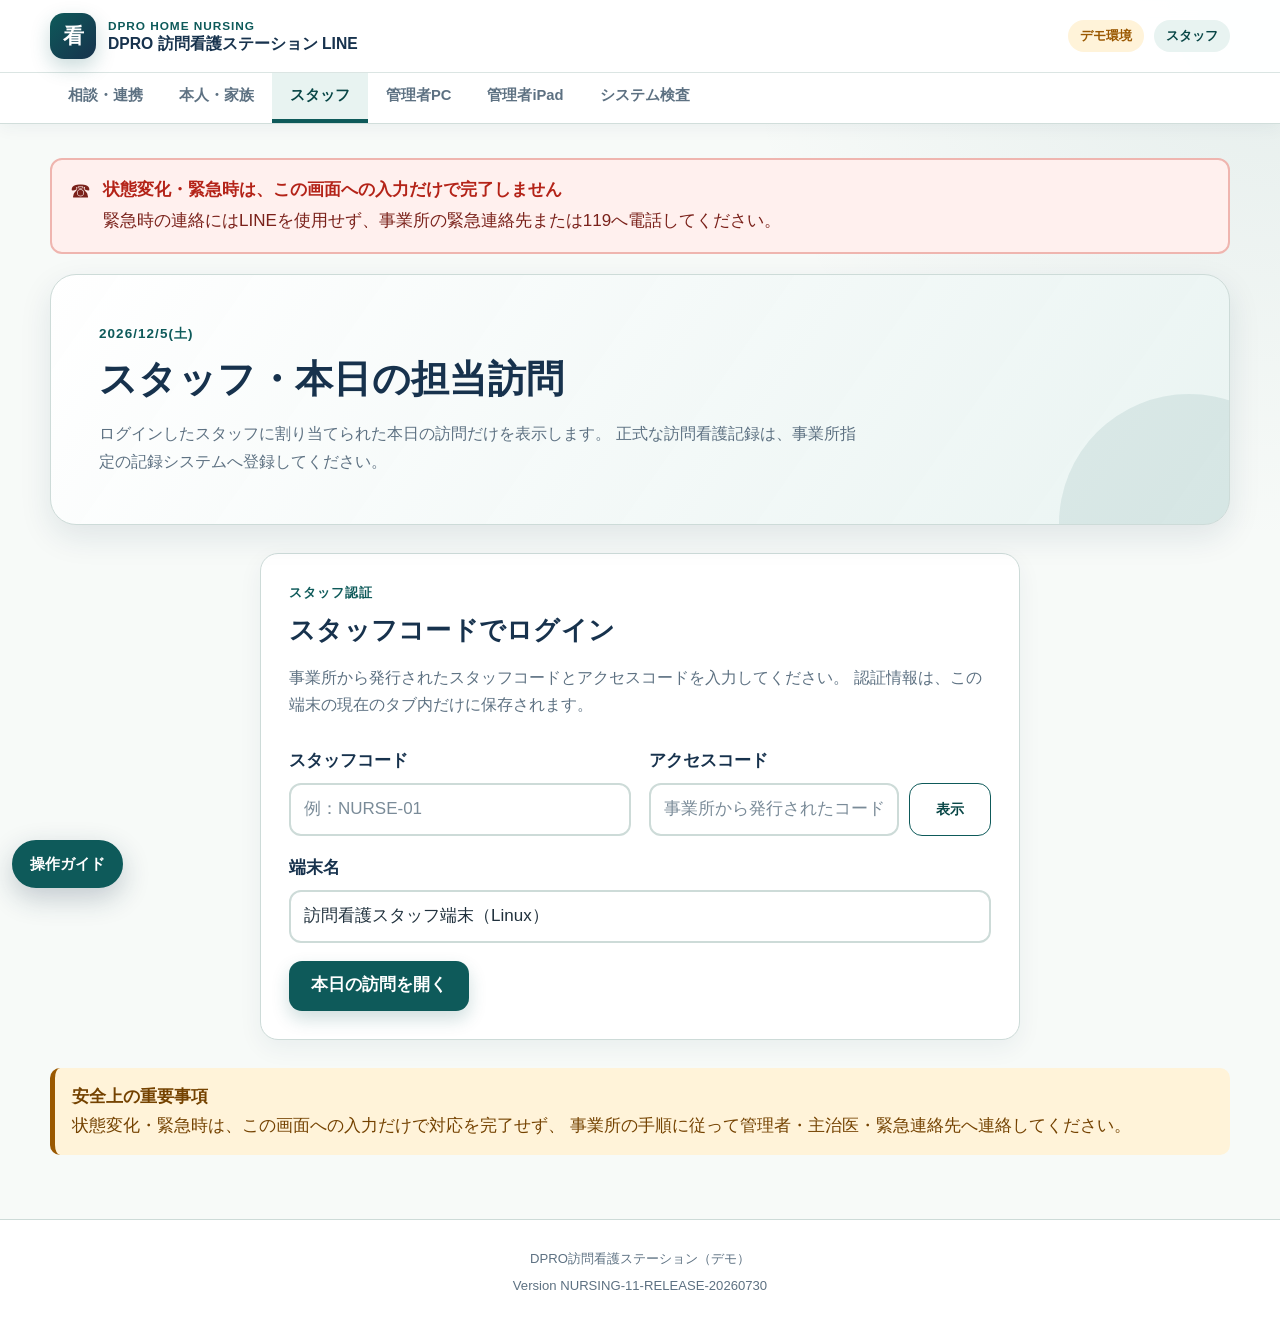
<file: staff.html>
<!DOCTYPE html>
<html lang="ja">
  <head>
    <meta charset="utf-8">
    <meta name="viewport" content="width=device-width, initial-scale=1">
    <meta name="theme-color" content="#0e5a5a">
    <meta
      name="description"
      content="DPRO 訪問看護ステーション LINEのスタッフ用スマートフォン画面です。"
    >
    <title>スタッフ本日の訪問｜DPRO 訪問看護ステーション LINE</title>
    <link rel="stylesheet" href="styles.css">
    <link rel="stylesheet" href="staff.css">
    <script src="config.js" defer></script>
    <script src="api.js" defer></script>
    <script src="app.js" defer></script>
    <script src="staff.js" defer></script>
  </head>
  <body>
    <a class="skip-link" href="#main">本文へ移動</a>
    <div class="app-shell">
      <header class="topbar">
        <div class="topbar__inner">
          <a class="brand" href="staff.html" aria-label="スタッフ画面トップ">
            <span class="brand__mark" aria-hidden="true">看</span>
            <span class="brand__text">
              <span class="brand__eyebrow">DPRO HOME NURSING</span>
              <span class="brand__name" data-system-name>
                DPRO 訪問看護ステーション LINE
              </span>
            </span>
          </a>
          <div class="topbar__actions">
            <span class="demo-badge" data-demo-only>デモ環境</span>
            <span class="role-badge">スタッフ</span>
            <button
              class="nav-toggle"
              type="button"
              data-nav-toggle
              aria-expanded="false"
            >
              メニュー
            </button>
          </div>
        </div>
        <nav class="global-nav" data-global-nav aria-label="画面一覧">
          <div class="global-nav__inner">
            <a href="index.html" data-nav-link>相談・連携</a>
            <a href="member.html" data-nav-link>本人・家族</a>
            <a href="staff.html" data-nav-link>スタッフ</a>
            <a href="owner.html" data-nav-link>管理者PC</a>
            <a href="owner-ipad.html" data-nav-link>管理者iPad</a>
            <a href="system-check.html" data-nav-link>システム検査</a>
          </div>
        </nav>
      </header>

      <main class="page" id="main">
        <aside class="emergency-banner" aria-label="緊急時の案内">
          <span class="emergency-banner__icon" aria-hidden="true">☎</span>
          <div>
            <strong>状態変化・緊急時は、この画面への入力だけで完了しません</strong>
            <span data-emergency-message>
              緊急時の連絡にはLINEを使用せず、事業所の緊急連絡先または119へ電話してください。
            </span>
          </div>
        </aside>

        <section class="hero">
          <div class="hero__content">
            <p class="eyebrow" data-current-date>本日</p>
            <h1 data-staff-heading>スタッフ・本日の担当訪問</h1>
            <p class="lead">
              ログインしたスタッフに割り当てられた本日の訪問だけを表示します。
              正式な訪問看護記録は、事業所指定の記録システムへ登録してください。
            </p>
          </div>
        </section>

        <section
          class="section staff-login-wrap"
          data-staff-login-view
          aria-labelledby="staff-login-heading"
        >
          <article class="form-card staff-login-card">
            <p class="eyebrow">スタッフ認証</p>
            <h2 id="staff-login-heading">スタッフコードでログイン</h2>
            <p class="lead">
              事業所から発行されたスタッフコードとアクセスコードを入力してください。
              認証情報は、この端末の現在のタブ内だけに保存されます。
            </p>

            <form class="form-grid section" data-staff-login-form>
              <div class="field">
                <label for="staff-code">スタッフコード</label>
                <input
                  id="staff-code"
                  name="staff_code"
                  autocomplete="username"
                  maxlength="64"
                  placeholder="例：NURSE-01"
                  required
                >
              </div>
              <div class="field">
                <label for="staff-access-code">アクセスコード</label>
                <div class="input-with-action">
                  <input
                    id="staff-access-code"
                    name="access_code"
                    type="password"
                    autocomplete="current-password"
                    minlength="4"
                    maxlength="128"
                    placeholder="事業所から発行されたコード"
                    required
                  >
                  <button
                    class="btn btn--secondary btn--small"
                    type="button"
                    data-toggle-access-code
                    aria-pressed="false"
                  >
                    表示
                  </button>
                </div>
              </div>
              <div class="field field--full">
                <label for="staff-device-label">端末名</label>
                <input
                  id="staff-device-label"
                  name="device_label"
                  maxlength="100"
                  placeholder="例：佐藤看護師 iPhone"
                >
              </div>
              <div class="field field--full">
                <button
                  class="btn btn--primary"
                  type="submit"
                  data-staff-login-button
                >
                  本日の訪問を開く
                </button>
                <div
                  class="form-status"
                  data-staff-login-status
                  role="status"
                  aria-live="polite"
                  hidden
                ></div>
              </div>
            </form>
          </article>
        </section>

        <div class="staff-app" data-staff-app hidden>
          <section class="section staff-session-bar" aria-label="ログイン状態">
            <div>
              <span class="status status--done">認証済み</span>
              <strong data-staff-session-name>スタッフ</strong>
              <span class="staff-session-role" data-staff-session-role></span>
            </div>
            <div class="button-row">
              <button
                class="btn btn--secondary btn--small"
                type="button"
                data-staff-refresh
              >
                最新情報へ更新
              </button>
              <button
                class="btn btn--danger btn--small"
                type="button"
                data-staff-logout
              >
                ログアウト
              </button>
            </div>
          </section>

          <section class="section grid grid--4" aria-label="本日の状況">
            <article class="metric">
              <p class="metric__label">本日の担当</p>
              <p class="metric__value" data-staff-total>0件</p>
              <p class="metric__detail" data-staff-date>本日</p>
            </article>
            <article class="metric">
              <p class="metric__label">完了</p>
              <p class="metric__value" data-staff-completed>0件</p>
              <p class="metric__detail">終了時刻登録済み</p>
            </article>
            <article class="metric metric--warning">
              <p class="metric__label">訪問中</p>
              <p class="metric__value" data-staff-progress>0件</p>
              <p class="metric__detail">開始時刻登録済み</p>
            </article>
            <article class="metric">
              <p class="metric__label">これから</p>
              <p class="metric__value" data-staff-upcoming>0件</p>
              <p class="metric__detail" data-staff-next-time>次回予定なし</p>
            </article>
          </section>

          <section class="section" aria-labelledby="staff-visits-heading">
            <div class="section-heading">
              <div>
                <p class="eyebrow">時間順・本人の割当のみ</p>
                <h2 id="staff-visits-heading">本日の訪問一覧</h2>
              </div>
              <span class="status status--progress" data-staff-load-badge>
                読込中
              </span>
            </div>
            <div
              class="form-status form-status--info"
              data-staff-page-status
              role="status"
              aria-live="polite"
            >
              本日の訪問を取得しています。
            </div>
            <ul class="visit-list section" data-staff-visits>
              <li class="empty-state">
                <strong>本日の訪問を確認しています</strong>
                ログインしたスタッフの割当だけを表示します。
              </li>
            </ul>
          </section>

          <section
            class="section staff-selected-card"
            data-selected-visit-section
            aria-labelledby="selected-visit-heading"
            hidden
          >
            <div class="section-heading">
              <div>
                <p class="eyebrow">選択中の訪問</p>
                <h2 id="selected-visit-heading" data-selected-patient>
                  利用者を選択してください
                </h2>
              </div>
              <span class="status status--scheduled" data-selected-status>
                予定
              </span>
            </div>

            <div class="staff-detail-grid">
              <article class="notice-card">
                <h3>訪問情報</h3>
                <dl class="staff-detail-list">
                  <div>
                    <dt>予定時間</dt>
                    <dd data-selected-planned>－</dd>
                  </div>
                  <div>
                    <dt>訪問種別</dt>
                    <dd data-selected-kind>－</dd>
                  </div>
                  <div>
                    <dt>利用者番号</dt>
                    <dd data-selected-number>－</dd>
                  </div>
                  <div>
                    <dt>訪問先</dt>
                    <dd data-selected-address>－</dd>
                  </div>
                </dl>
              </article>

              <article class="notice-card">
                <h3>訪問前の確認</h3>
                <dl class="staff-detail-list">
                  <div>
                    <dt>住所補足</dt>
                    <dd data-selected-address-note>特記事項なし</dd>
                  </div>
                  <div>
                    <dt>訪問時の注意</dt>
                    <dd data-selected-precautions>特記事項なし</dd>
                  </div>
                </dl>
              </article>
            </div>

            <article class="notice-card section">
              <h3>未完了の内部申し送り</h3>
              <ul class="plain-list staff-handoff-list" data-selected-handoffs>
                <li>未完了の申し送りはありません。</li>
              </ul>
            </article>
          </section>

          <section
            class="section grid grid--2"
            data-staff-work-forms
            hidden
          >
            <article class="form-card">
              <p class="eyebrow">事業所内だけに保存</p>
              <h2>状態変化・内部申し送り</h2>
              <p>
                状態変化がある場合だけ、必要最小限の内容を登録してください。
                緊急連絡や正式な看護記録の代わりにはなりません。
              </p>
              <form class="form-grid section" data-condition-form>
                <div class="field field--full">
                  <label for="condition-note">内部申し送り</label>
                  <textarea
                    id="condition-note"
                    name="internal_note"
                    maxlength="500"
                    placeholder="例：訪問時に状態変化あり。管理者へ電話連絡済み。"
                    required
                  ></textarea>
                  <small>500文字以内・家族ページには表示されません。</small>
                </div>
                <div class="field field--full">
                  <button
                    class="btn btn--primary"
                    type="submit"
                    data-condition-submit
                  >
                    状態変化を記録する
                  </button>
                  <div
                    class="form-status"
                    data-condition-status
                    role="status"
                    aria-live="polite"
                    hidden
                  ></div>
                </div>
              </form>
            </article>

            <article class="form-card">
              <p class="eyebrow">管理者承認後に家族へ公開</p>
              <h2>家族向け報告案</h2>
              <p>
                病名・詳細な看護記録・内部申し送りは記載せず、
                家族へ伝えてよい簡潔な文章だけを入力してください。
              </p>
              <form class="form-grid section" data-family-report-form>
                <div class="field field--full">
                  <label for="family-report-template">テンプレート</label>
                  <select id="family-report-template" data-family-template>
                    <option value="">文章を選択してください</option>
                    <option value="予定どおり訪問が完了しました。">
                      予定どおり訪問が完了しました
                    </option>
                    <option value="本日の訪問が完了しました。次回も予定どおり伺います。">
                      訪問完了・次回予定
                    </option>
                    <option value="本日の訪問が完了しました。事業所から別途ご連絡します。">
                      事業所から折り返し
                    </option>
                  </select>
                </div>
                <div class="field field--full">
                  <label for="family-report">家族へ公開する文章</label>
                  <textarea
                    id="family-report"
                    name="report_text"
                    maxlength="2000"
                    placeholder="管理者が確認し、承認した後に公開されます。"
                    required
                  ></textarea>
                  <small>送信直後は「承認待ち」で、家族にはまだ公開されません。</small>
                </div>
                <div class="field field--full">
                  <button
                    class="btn btn--primary"
                    type="submit"
                    data-family-report-submit
                  >
                    承認待ちとして保存する
                  </button>
                  <div
                    class="form-status"
                    data-family-report-status
                    role="status"
                    aria-live="polite"
                    hidden
                  ></div>
                </div>
              </form>
            </article>
          </section>
        </div>

        <section class="section note note--warning">
          <strong>安全上の重要事項</strong>
          <p>
            状態変化・緊急時は、この画面への入力だけで対応を完了せず、
            事業所の手順に従って管理者・主治医・緊急連絡先へ連絡してください。
          </p>
        </section>
      </main>

      <footer class="footer">
        <p><span data-office-name>DPRO訪問看護ステーション（デモ）</span></p>
        <p>Version <span data-version>NURSING-5</span></p>
      </footer>
    </div>
    <div class="toast" data-toast role="status" aria-live="polite"></div>
  </body>
</html>
</file>
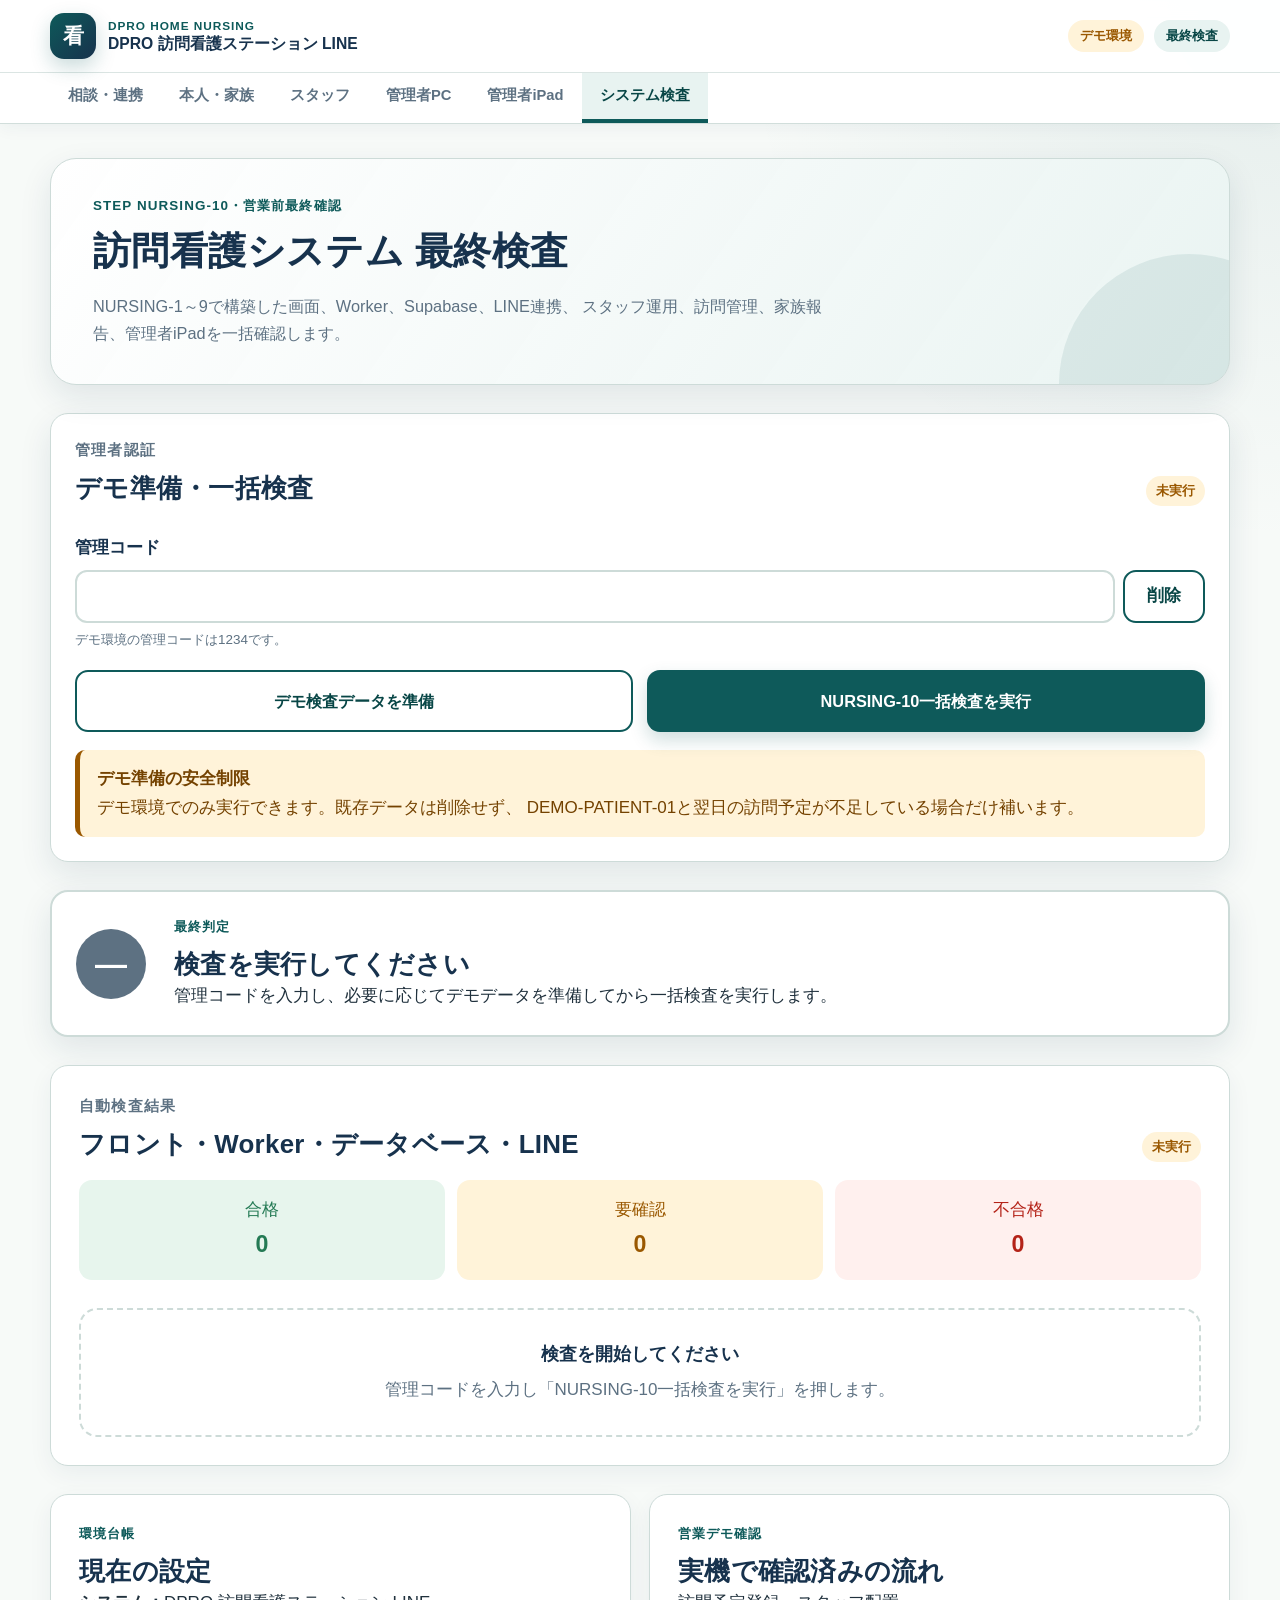
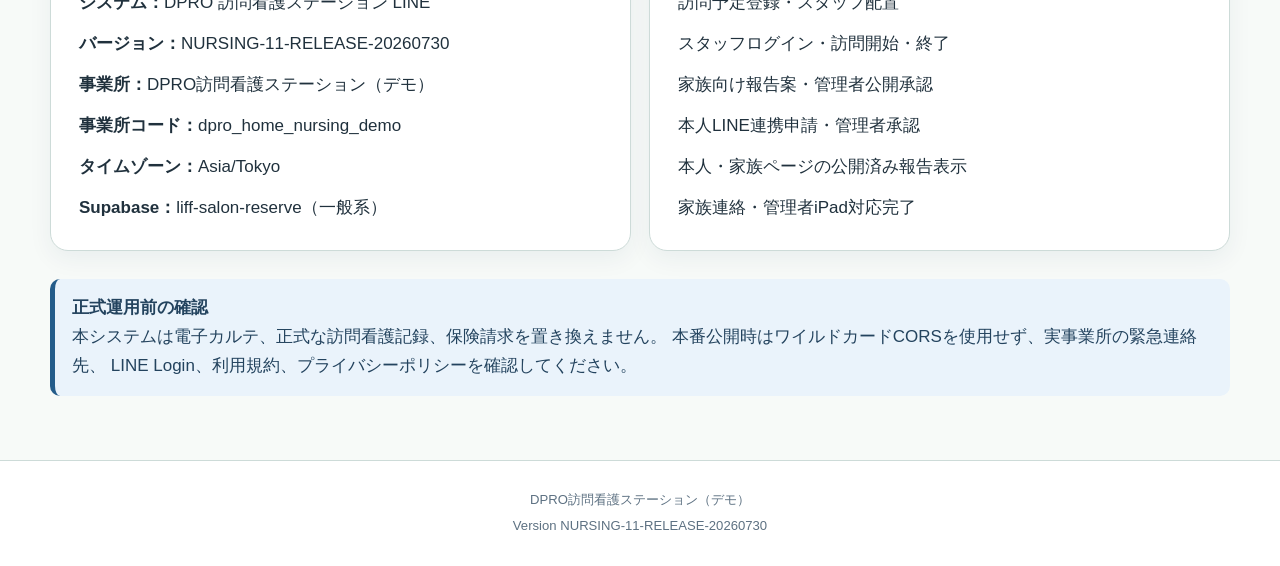
<file: system-check.html>
<!DOCTYPE html>
<html lang="ja">
  <head>
    <meta charset="utf-8">
    <meta name="viewport" content="width=device-width, initial-scale=1">
    <meta name="theme-color" content="#0e5a5a">
    <meta name="description" content="DPRO 訪問看護ステーション LINEの営業前・公開前最終検査画面です。">
    <title>最終システム検査｜DPRO 訪問看護ステーション LINE</title>
    <link rel="stylesheet" href="styles.css">
    <link rel="stylesheet" href="system-check.css">
    <script src="config.js" defer></script>
    <script src="api.js" defer></script>
    <script src="app.js" defer></script>
    <script src="system-check.js" defer></script>
  </head>
  <body>
    <a class="skip-link" href="#main">本文へ移動</a>
    <div class="app-shell">
      <header class="topbar">
        <div class="topbar__inner">
          <a class="brand" href="system-check.html" aria-label="システム検査トップ">
            <span class="brand__mark" aria-hidden="true">看</span>
            <span class="brand__text">
              <span class="brand__eyebrow">DPRO HOME NURSING</span>
              <span class="brand__name" data-system-name>DPRO 訪問看護ステーション LINE</span>
            </span>
          </a>
          <div class="topbar__actions">
            <span class="demo-badge" data-demo-only>デモ環境</span>
            <span class="role-badge">最終検査</span>
            <button class="nav-toggle" type="button" data-nav-toggle aria-expanded="false">メニュー</button>
          </div>
        </div>
        <nav class="global-nav" data-global-nav aria-label="画面一覧">
          <div class="global-nav__inner">
            <a href="index.html" data-nav-link>相談・連携</a>
            <a href="member.html" data-nav-link>本人・家族</a>
            <a href="staff.html" data-nav-link>スタッフ</a>
            <a href="owner.html" data-nav-link>管理者PC</a>
            <a href="owner-ipad.html" data-nav-link>管理者iPad</a>
            <a href="system-check.html" data-nav-link>システム検査</a>
          </div>
        </nav>
      </header>

      <main class="page final-check-page" id="main">
        <section class="hero final-check-hero">
          <div class="hero__content">
            <p class="eyebrow">STEP NURSING-10・営業前最終確認</p>
            <h1>訪問看護システム 最終検査</h1>
            <p class="lead">
              NURSING-1～9で構築した画面、Worker、Supabase、LINE連携、
              スタッフ運用、訪問管理、家族報告、管理者iPadを一括確認します。
            </p>
          </div>
        </section>

        <section class="section check-control-card" aria-labelledby="check-control-heading">
          <div class="section-heading">
            <div>
              <p class="eyebrow">管理者認証</p>
              <h2 id="check-control-heading">デモ準備・一括検査</h2>
            </div>
            <span class="status status--progress" data-final-check-badge>未実行</span>
          </div>

          <form class="form-grid section" data-nursing10-check-form>
            <input
              type="text"
              name="username"
              value="nursing-admin"
              autocomplete="username"
              tabindex="-1"
              aria-hidden="true"
              class="visually-hidden-credential"
            >
            <div class="field field--full">
              <label for="nursing10-admin-code">管理コード</label>
              <div class="input-with-action">
                <input
                  id="nursing10-admin-code"
                  name="admin_code"
                  type="password"
                  inputmode="numeric"
                  autocomplete="current-password"
                  minlength="4"
                  maxlength="128"
                  required
                >
                <button class="btn btn--secondary" type="button" data-nursing10-clear-code>
                  削除
                </button>
              </div>
              <p class="field__hint">デモ環境の管理コードは1234です。</p>
            </div>
            <div class="field field--full final-check-actions">
              <button class="btn btn--secondary final-check-action" type="button" data-demo-prepare-button>
                デモ検査データを準備
              </button>
              <button class="btn btn--primary final-check-action" type="submit" data-final-check-button>
                NURSING-10一括検査を実行
              </button>
            </div>
            <div class="field field--full">
              <div class="form-status" data-demo-prepare-status role="status" aria-live="polite" hidden></div>
              <div class="form-status" data-final-check-status role="status" aria-live="polite" hidden></div>
            </div>
          </form>

          <aside class="note note--warning">
            <strong>デモ準備の安全制限</strong>
            <p>
              デモ環境でのみ実行できます。既存データは削除せず、
              DEMO-PATIENT-01と翌日の訪問予定が不足している場合だけ補います。
            </p>
          </aside>
        </section>

        <section class="section readiness-card" data-readiness-card aria-labelledby="readiness-heading">
          <div class="readiness-card__icon" aria-hidden="true" data-readiness-icon>―</div>
          <div>
            <p class="eyebrow">最終判定</p>
            <h2 id="readiness-heading" data-readiness-title>検査を実行してください</h2>
            <p data-readiness-detail>
              管理コードを入力し、必要に応じてデモデータを準備してから一括検査を実行します。
            </p>
          </div>
        </section>

        <section class="section check-card" aria-labelledby="result-heading">
          <div class="section-heading">
            <div>
              <p class="eyebrow">自動検査結果</p>
              <h2 id="result-heading">フロント・Worker・データベース・LINE</h2>
            </div>
            <span class="status status--progress" data-final-check-time>未実行</span>
          </div>

          <div class="check-summary final-check-summary" role="group" aria-label="検査集計">
            <div class="check-summary__pass">
              <span>合格</span>
              <strong data-check-pass>0</strong>
            </div>
            <div class="check-summary__pending">
              <span>要確認</span>
              <strong data-check-pending>0</strong>
            </div>
            <div class="check-summary__fail">
              <span>不合格</span>
              <strong data-check-fail>0</strong>
            </div>
          </div>

          <div class="final-check-categories section" data-check-categories>
            <div class="empty-state">
              <strong>検査を開始してください</strong>
              管理コードを入力し「NURSING-10一括検査を実行」を押します。
            </div>
          </div>
        </section>

        <section class="section grid grid--2 final-check-ledger">
          <article class="check-card">
            <p class="eyebrow">環境台帳</p>
            <h2>現在の設定</h2>
            <ul class="plain-list section">
              <li><strong>システム：</strong><span data-system-name>DPRO 訪問看護ステーション LINE</span></li>
              <li><strong>バージョン：</strong><span data-version>NURSING-10</span></li>
              <li><strong>事業所：</strong><span data-office-name>DPRO訪問看護ステーション（デモ）</span></li>
              <li><strong>事業所コード：</strong><span data-office-code>dpro_home_nursing_demo</span></li>
              <li><strong>タイムゾーン：</strong>Asia/Tokyo</li>
              <li><strong>Supabase：</strong>liff-salon-reserve（一般系）</li>
            </ul>
          </article>

          <article class="check-card">
            <p class="eyebrow">営業デモ確認</p>
            <h2>実機で確認済みの流れ</h2>
            <ul class="plain-list section">
              <li>訪問予定登録・スタッフ配置</li>
              <li>スタッフログイン・訪問開始・終了</li>
              <li>家族向け報告案・管理者公開承認</li>
              <li>本人LINE連携申請・管理者承認</li>
              <li>本人・家族ページの公開済み報告表示</li>
              <li>家族連絡・管理者iPad対応完了</li>
            </ul>
          </article>
        </section>

        <section class="section note">
          <strong>正式運用前の確認</strong>
          <p>
            本システムは電子カルテ、正式な訪問看護記録、保険請求を置き換えません。
            本番公開時はワイルドカードCORSを使用せず、実事業所の緊急連絡先、
            LINE Login、利用規約、プライバシーポリシーを確認してください。
          </p>
        </section>
      </main>

      <footer class="footer">
        <p><span data-office-name>DPRO訪問看護ステーション（デモ）</span></p>
        <p>Version <span data-version>NURSING-10</span></p>
      </footer>
    </div>
    <div class="toast" data-toast role="status" aria-live="polite"></div>
  </body>
</html>
</file>
<file: styles.css>
:root {
  color-scheme: light;
  --nursing-teal: #0e5a5a;
  --nursing-teal-dark: #084646;
  --nursing-teal-soft: #e8f3f1;
  --nursing-navy: #17324d;
  --nursing-ivory: #f7faf8;
  --nursing-white: #ffffff;
  --nursing-text: #20313d;
  --nursing-muted: #5d7182;
  --nursing-border: #cddbd8;
  --nursing-success: #247a54;
  --nursing-success-soft: #e7f5ed;
  --nursing-warning: #9a5800;
  --nursing-warning-soft: #fff3d9;
  --nursing-danger: #b42318;
  --nursing-danger-soft: #fff0ee;
  --nursing-info: #245c8a;
  --nursing-info-soft: #eaf3fb;
  --nursing-shadow: 0 12px 32px rgba(23, 50, 77, 0.1);
  --nursing-radius: 18px;
  --nursing-radius-sm: 12px;
  --nursing-touch: 50px;
  --nursing-content: 1180px;
}

*,
*::before,
*::after {
  box-sizing: border-box;
}

html {
  min-width: 320px;
  scroll-behavior: smooth;
}

body {
  min-height: 100vh;
  margin: 0;
  overflow-x: hidden;
  color: var(--nursing-text);
  background:
    radial-gradient(circle at top right, rgba(14, 90, 90, 0.08), transparent 34rem),
    var(--nursing-ivory);
  font-family:
    -apple-system, BlinkMacSystemFont, "Segoe UI", "Noto Sans JP", "Hiragino Kaku Gothic ProN",
    "Yu Gothic", Meiryo, sans-serif;
  font-size: 17px;
  line-height: 1.7;
  -webkit-font-smoothing: antialiased;
}

button,
input,
select,
textarea {
  font: inherit;
}

button,
a,
input,
select,
textarea {
  -webkit-tap-highlight-color: transparent;
}

button,
a {
  touch-action: manipulation;
}

a {
  color: var(--nursing-teal-dark);
  text-decoration-thickness: 0.08em;
  text-underline-offset: 0.18em;
}

a:hover {
  color: var(--nursing-navy);
}

img,
svg {
  display: block;
  max-width: 100%;
}

h1,
h2,
h3,
p {
  overflow-wrap: anywhere;
}

h1,
h2,
h3 {
  margin: 0;
  color: var(--nursing-navy);
  line-height: 1.35;
  letter-spacing: 0.01em;
}

h1 {
  font-size: clamp(1.65rem, 3.5vw, 2.35rem);
}

h2 {
  font-size: clamp(1.28rem, 2.6vw, 1.62rem);
}

h3 {
  font-size: 1.1rem;
}

p {
  margin: 0;
}

.skip-link {
  position: fixed;
  z-index: 9999;
  top: 8px;
  left: 8px;
  padding: 10px 14px;
  transform: translateY(-160%);
  border-radius: 8px;
  color: var(--nursing-white);
  background: var(--nursing-navy);
}

.skip-link:focus {
  transform: translateY(0);
}

.app-shell {
  min-height: 100vh;
}

.topbar {
  position: sticky;
  z-index: 100;
  top: 0;
  border-bottom: 1px solid rgba(205, 219, 216, 0.9);
  background: rgba(255, 255, 255, 0.96);
  box-shadow: 0 4px 16px rgba(23, 50, 77, 0.05);
  backdrop-filter: blur(16px);
}

.topbar__inner {
  display: flex;
  width: min(100% - 32px, var(--nursing-content));
  min-height: 72px;
  margin-inline: auto;
  align-items: center;
  justify-content: space-between;
  gap: 20px;
}

.brand {
  display: inline-flex;
  min-width: 0;
  align-items: center;
  gap: 12px;
  color: var(--nursing-navy);
  font-weight: 900;
  line-height: 1.25;
  text-decoration: none;
}

.brand__mark {
  display: grid;
  width: 46px;
  height: 46px;
  flex: 0 0 46px;
  place-items: center;
  border-radius: 14px;
  color: var(--nursing-white);
  background: linear-gradient(135deg, var(--nursing-teal), var(--nursing-navy));
  box-shadow: 0 8px 20px rgba(14, 90, 90, 0.22);
  font-size: 1.3rem;
}

.brand__text {
  min-width: 0;
}

.brand__eyebrow {
  display: block;
  color: var(--nursing-teal);
  font-size: 0.74rem;
  font-weight: 900;
  letter-spacing: 0.08em;
}

.brand__name {
  display: block;
  overflow: hidden;
  font-size: 0.98rem;
  text-overflow: ellipsis;
  white-space: nowrap;
}

.topbar__actions {
  display: flex;
  align-items: center;
  gap: 10px;
}

.demo-badge,
.role-badge,
.status {
  display: inline-flex;
  min-height: 32px;
  align-items: center;
  justify-content: center;
  gap: 6px;
  border-radius: 999px;
  font-size: 0.82rem;
  font-weight: 900;
  line-height: 1.2;
}

.demo-badge {
  padding: 6px 12px;
  color: var(--nursing-warning);
  background: var(--nursing-warning-soft);
}

.role-badge {
  padding: 7px 12px;
  color: var(--nursing-teal-dark);
  background: var(--nursing-teal-soft);
}

.nav-toggle {
  display: none;
  width: var(--nursing-touch);
  height: var(--nursing-touch);
  border: 1px solid var(--nursing-border);
  border-radius: 12px;
  color: var(--nursing-navy);
  background: var(--nursing-white);
  cursor: pointer;
  font-weight: 900;
}

.global-nav {
  border-top: 1px solid rgba(205, 219, 216, 0.72);
  background: var(--nursing-white);
}

.global-nav__inner {
  display: flex;
  width: min(100% - 32px, var(--nursing-content));
  margin-inline: auto;
  overflow-x: auto;
  scrollbar-width: thin;
}

.global-nav a {
  display: inline-flex;
  min-height: 50px;
  flex: 0 0 auto;
  align-items: center;
  padding: 10px 18px;
  border-bottom: 4px solid transparent;
  color: var(--nursing-muted);
  font-size: 0.92rem;
  font-weight: 800;
  text-decoration: none;
}

.global-nav a:hover,
.global-nav a[aria-current="page"] {
  border-color: var(--nursing-teal);
  color: var(--nursing-teal-dark);
  background: var(--nursing-teal-soft);
}

.page {
  width: min(100% - 32px, var(--nursing-content));
  margin-inline: auto;
  padding: 34px 0 64px;
}

.page--narrow {
  width: min(100% - 32px, 840px);
}

.hero {
  position: relative;
  overflow: hidden;
  padding: clamp(26px, 5vw, 48px);
  border: 1px solid var(--nursing-border);
  border-radius: 26px;
  background:
    linear-gradient(125deg, rgba(255, 255, 255, 0.98), rgba(232, 243, 241, 0.94)),
    var(--nursing-white);
  box-shadow: var(--nursing-shadow);
}

.hero::after {
  position: absolute;
  width: 260px;
  height: 260px;
  right: -90px;
  bottom: -130px;
  border-radius: 50%;
  background: rgba(14, 90, 90, 0.09);
  content: "";
}

.hero__content {
  position: relative;
  z-index: 1;
  max-width: 780px;
}

.eyebrow {
  margin-bottom: 8px;
  color: var(--nursing-teal);
  font-size: 0.84rem;
  font-weight: 900;
  letter-spacing: 0.08em;
}

.lead {
  max-width: 760px;
  margin-top: 16px;
  color: var(--nursing-muted);
  font-size: 1.02rem;
}

.hero__actions,
.button-row {
  display: flex;
  flex-wrap: wrap;
  gap: 12px;
  margin-top: 24px;
}

.emergency-banner {
  display: grid;
  grid-template-columns: auto 1fr;
  gap: 12px;
  margin: 0 0 20px;
  padding: 16px 18px;
  border: 2px solid #efb5af;
  border-radius: var(--nursing-radius-sm);
  color: #7a211a;
  background: var(--nursing-danger-soft);
}

.emergency-banner__icon {
  font-size: 1.3rem;
  line-height: 1.4;
}

.emergency-banner strong {
  display: block;
  margin-bottom: 2px;
  color: var(--nursing-danger);
}

.section {
  margin-top: 28px;
}

.section-heading {
  display: flex;
  margin-bottom: 16px;
  align-items: end;
  justify-content: space-between;
  gap: 16px;
}

.section-heading p {
  color: var(--nursing-muted);
  font-size: 0.92rem;
}

.grid {
  display: grid;
  gap: 18px;
}

.grid--2 {
  grid-template-columns: repeat(2, minmax(0, 1fr));
}

.grid--3 {
  grid-template-columns: repeat(3, minmax(0, 1fr));
}

.grid--4 {
  grid-template-columns: repeat(4, minmax(0, 1fr));
}

.card,
.metric,
.visit-card,
.form-card,
.notice-card,
.check-card {
  min-width: 0;
  border: 1px solid var(--nursing-border);
  border-radius: var(--nursing-radius);
  background: var(--nursing-white);
  box-shadow: 0 8px 24px rgba(23, 50, 77, 0.06);
}

.card,
.form-card,
.notice-card,
.check-card {
  padding: clamp(20px, 3vw, 28px);
}

.card__icon {
  display: grid;
  width: 48px;
  height: 48px;
  margin-bottom: 16px;
  place-items: center;
  border-radius: 14px;
  color: var(--nursing-teal-dark);
  background: var(--nursing-teal-soft);
  font-size: 1.35rem;
}

.card p,
.notice-card p {
  margin-top: 8px;
  color: var(--nursing-muted);
}

.metric {
  padding: 20px;
}

.metric__label {
  color: var(--nursing-muted);
  font-size: 0.88rem;
  font-weight: 800;
}

.metric__value {
  margin-top: 5px;
  color: var(--nursing-navy);
  font-size: clamp(1.65rem, 3vw, 2.1rem);
  font-weight: 900;
  line-height: 1.2;
}

.metric__detail {
  margin-top: 7px;
  color: var(--nursing-muted);
  font-size: 0.86rem;
}

.metric--warning {
  border-color: #e7c079;
  background: var(--nursing-warning-soft);
}

.metric--danger {
  border-color: #efb5af;
  background: var(--nursing-danger-soft);
}

.visit-list,
.timeline,
.plain-list,
.check-list {
  display: grid;
  margin: 0;
  padding: 0;
  gap: 12px;
  list-style: none;
}

.visit-card {
  display: grid;
  grid-template-columns: 96px minmax(0, 1fr) auto;
  align-items: center;
  gap: 18px;
  padding: 18px;
}

.visit-card__time {
  color: var(--nursing-navy);
  font-size: 1.2rem;
  font-weight: 900;
}

.visit-card__meta {
  color: var(--nursing-muted);
  font-size: 0.9rem;
}

.visit-card__meta strong {
  color: var(--nursing-text);
}

.visit-card__actions {
  display: flex;
  flex-wrap: wrap;
  justify-content: flex-end;
  gap: 8px;
}

.status {
  min-height: 30px;
  padding: 5px 10px;
  white-space: nowrap;
}

.status--scheduled {
  color: var(--nursing-info);
  background: var(--nursing-info-soft);
}

.status--progress {
  color: var(--nursing-warning);
  background: var(--nursing-warning-soft);
}

.status--done {
  color: var(--nursing-success);
  background: var(--nursing-success-soft);
}

.status--alert {
  color: var(--nursing-danger);
  background: var(--nursing-danger-soft);
}

.btn {
  display: inline-flex;
  min-height: var(--nursing-touch);
  align-items: center;
  justify-content: center;
  gap: 8px;
  padding: 11px 20px;
  border: 2px solid transparent;
  border-radius: 13px;
  cursor: pointer;
  font-weight: 900;
  line-height: 1.35;
  text-align: center;
  text-decoration: none;
  transition:
    transform 150ms ease,
    box-shadow 150ms ease,
    background-color 150ms ease;
}

.btn:hover {
  transform: translateY(-1px);
}

.btn:focus-visible,
.nav-toggle:focus-visible,
input:focus-visible,
select:focus-visible,
textarea:focus-visible {
  outline: 4px solid rgba(36, 92, 138, 0.22);
  outline-offset: 2px;
}

.btn--primary {
  color: var(--nursing-white);
  background: var(--nursing-teal);
  box-shadow: 0 8px 18px rgba(14, 90, 90, 0.2);
}

.btn--primary:hover {
  color: var(--nursing-white);
  background: var(--nursing-teal-dark);
}

.btn--secondary {
  border-color: var(--nursing-teal);
  color: var(--nursing-teal-dark);
  background: var(--nursing-white);
}

.btn--secondary:hover {
  background: var(--nursing-teal-soft);
}

.btn--danger {
  border-color: var(--nursing-danger);
  color: var(--nursing-danger);
  background: var(--nursing-white);
}

.btn--small {
  min-height: 42px;
  padding: 8px 13px;
  border-width: 1px;
  font-size: 0.88rem;
}

.btn[disabled] {
  cursor: not-allowed;
  opacity: 0.55;
  transform: none;
}

.form-grid {
  display: grid;
  grid-template-columns: repeat(2, minmax(0, 1fr));
  gap: 18px;
}

.field {
  min-width: 0;
}

.field--full {
  grid-column: 1 / -1;
}

.field label,
.field__label {
  display: block;
  margin-bottom: 7px;
  color: var(--nursing-navy);
  font-weight: 900;
}

.field__required {
  margin-left: 7px;
  color: var(--nursing-danger);
  font-size: 0.78rem;
}

.field__hint {
  margin-top: 6px;
  color: var(--nursing-muted);
  font-size: 0.84rem;
}

input,
select,
textarea {
  width: 100%;
  min-height: var(--nursing-touch);
  border: 2px solid var(--nursing-border);
  border-radius: 12px;
  color: var(--nursing-text);
  background: var(--nursing-white);
}

input,
select {
  padding: 10px 13px;
}

textarea {
  min-height: 132px;
  padding: 12px 13px;
  resize: vertical;
}

input::placeholder,
textarea::placeholder {
  color: #7a8b98;
  opacity: 1;
}

.input-with-action {
  display: grid;
  grid-template-columns: minmax(0, 1fr) auto;
  align-items: stretch;
  gap: 8px;
}

.input-with-action .btn {
  min-width: 82px;
}

.choice-grid {
  display: grid;
  grid-template-columns: repeat(2, minmax(0, 1fr));
  gap: 10px;
}

.choice {
  display: flex;
  min-height: var(--nursing-touch);
  align-items: center;
  gap: 10px;
  padding: 10px 12px;
  border: 2px solid var(--nursing-border);
  border-radius: 12px;
  background: var(--nursing-white);
  cursor: pointer;
  font-weight: 800;
}

.choice input {
  width: 21px;
  min-height: 21px;
  flex: 0 0 21px;
  margin: 0;
  accent-color: var(--nursing-teal);
}

.form-status {
  margin-top: 14px;
  padding: 13px 15px;
  border: 2px solid var(--nursing-border);
  border-radius: 12px;
  font-weight: 800;
  line-height: 1.6;
}

.form-status--info {
  border-color: #a9c7df;
  color: #234f73;
  background: var(--nursing-info-soft);
}

.form-status--success {
  border-color: #9bceb3;
  color: #19593d;
  background: var(--nursing-success-soft);
}

.form-status--error {
  border-color: #efb5af;
  color: #7a211a;
  background: var(--nursing-danger-soft);
}

.form-status[hidden] {
  display: none;
}

.note {
  padding: 15px 17px;
  border-left: 5px solid var(--nursing-info);
  border-radius: 10px;
  color: #23435e;
  background: var(--nursing-info-soft);
}

.note--warning {
  border-color: var(--nursing-warning);
  color: #744200;
  background: var(--nursing-warning-soft);
}

.note--success {
  border-color: var(--nursing-success);
  color: #19593d;
  background: var(--nursing-success-soft);
}

.management-layout {
  display: grid;
  grid-template-columns: 250px minmax(0, 1fr);
  align-items: start;
  gap: 24px;
}

.side-menu {
  position: sticky;
  top: 142px;
  display: grid;
  overflow: hidden;
  border: 1px solid var(--nursing-border);
  border-radius: var(--nursing-radius);
  background: var(--nursing-white);
  box-shadow: 0 8px 24px rgba(23, 50, 77, 0.06);
}

.side-menu button {
  display: flex;
  min-height: 52px;
  align-items: center;
  gap: 10px;
  padding: 12px 16px;
  border: 0;
  border-bottom: 1px solid #e8efed;
  color: var(--nursing-muted);
  background: var(--nursing-white);
  cursor: pointer;
  font-weight: 850;
  text-align: left;
}

.side-menu button:last-child {
  border-bottom: 0;
}

.side-menu button:hover,
.side-menu button[aria-selected="true"] {
  color: var(--nursing-teal-dark);
  background: var(--nursing-teal-soft);
}

.panel {
  display: none;
  min-width: 0;
}

.panel.is-active {
  display: block;
}

.panel > * + * {
  margin-top: 20px;
}

.table-wrap {
  overflow-x: auto;
  border: 1px solid var(--nursing-border);
  border-radius: var(--nursing-radius);
  background: var(--nursing-white);
  box-shadow: 0 8px 24px rgba(23, 50, 77, 0.06);
}

table {
  width: 100%;
  min-width: 700px;
  border-collapse: collapse;
}

th,
td {
  padding: 15px 16px;
  border-bottom: 1px solid #e4ecea;
  text-align: left;
  vertical-align: middle;
}

th {
  color: var(--nursing-navy);
  background: #f0f6f4;
  font-size: 0.88rem;
}

tbody tr:last-child td {
  border-bottom: 0;
}

.tablet-tabs {
  display: grid;
  grid-template-columns: repeat(4, minmax(0, 1fr));
  gap: 10px;
  margin-bottom: 22px;
}

.tablet-tabs button {
  min-height: 62px;
  padding: 10px;
  border: 2px solid var(--nursing-border);
  border-radius: 14px;
  color: var(--nursing-muted);
  background: var(--nursing-white);
  cursor: pointer;
  font-weight: 900;
}

.tablet-tabs button[aria-selected="true"] {
  border-color: var(--nursing-teal);
  color: var(--nursing-teal-dark);
  background: var(--nursing-teal-soft);
}

.timeline li {
  position: relative;
  padding: 0 0 18px 30px;
}

.timeline li::before {
  position: absolute;
  top: 8px;
  left: 6px;
  width: 11px;
  height: 11px;
  border-radius: 50%;
  background: var(--nursing-teal);
  content: "";
}

.timeline li::after {
  position: absolute;
  top: 21px;
  bottom: -5px;
  left: 10px;
  width: 3px;
  background: var(--nursing-border);
  content: "";
}

.timeline li:last-child::after {
  display: none;
}

.timeline time {
  display: block;
  color: var(--nursing-teal-dark);
  font-weight: 900;
}

.check-list li {
  display: grid;
  grid-template-columns: minmax(0, 1fr) auto;
  align-items: center;
  gap: 14px;
  padding: 13px 0;
  border-bottom: 1px solid #e7eeec;
}

.check-list li:last-child {
  border-bottom: 0;
}

.check-summary {
  display: grid;
  grid-template-columns: repeat(3, minmax(0, 1fr));
  gap: 12px;
  margin-top: 18px;
}

.check-summary > div {
  padding: 16px;
  border-radius: 13px;
  text-align: center;
}

.check-summary strong {
  display: block;
  font-size: 1.45rem;
}

.check-summary__pass {
  color: var(--nursing-success);
  background: var(--nursing-success-soft);
}

.check-summary__pending {
  color: var(--nursing-warning);
  background: var(--nursing-warning-soft);
}

.check-summary__fail {
  color: var(--nursing-danger);
  background: var(--nursing-danger-soft);
}

.empty-state {
  padding: 30px 18px;
  border: 2px dashed var(--nursing-border);
  border-radius: var(--nursing-radius);
  color: var(--nursing-muted);
  background: rgba(255, 255, 255, 0.7);
  text-align: center;
}

.empty-state strong {
  display: block;
  margin-bottom: 6px;
  color: var(--nursing-navy);
  font-size: 1.1rem;
}

.footer {
  padding: 28px 16px;
  border-top: 1px solid var(--nursing-border);
  color: var(--nursing-muted);
  background: var(--nursing-white);
  font-size: 0.82rem;
  text-align: center;
}

.footer p + p {
  margin-top: 4px;
}

.toast {
  position: fixed;
  z-index: 1000;
  right: 18px;
  bottom: 18px;
  width: min(calc(100% - 36px), 420px);
  padding: 16px 18px;
  transform: translateY(140%);
  border-radius: 14px;
  color: var(--nursing-white);
  background: var(--nursing-navy);
  box-shadow: var(--nursing-shadow);
  opacity: 0;
  transition:
    transform 220ms ease,
    opacity 220ms ease;
}

.toast.is-visible {
  transform: translateY(0);
  opacity: 1;
}

.sr-only {
  position: absolute !important;
  width: 1px !important;
  height: 1px !important;
  padding: 0 !important;
  overflow: hidden !important;
  clip: rect(0, 0, 0, 0) !important;
  white-space: nowrap !important;
  border: 0 !important;
}

.is-hidden {
  display: none !important;
}

@media (max-width: 980px) {
  .grid--4 {
    grid-template-columns: repeat(2, minmax(0, 1fr));
  }

  .grid--3 {
    grid-template-columns: repeat(2, minmax(0, 1fr));
  }

  .management-layout {
    grid-template-columns: 1fr;
  }

  .side-menu {
    position: static;
    grid-template-columns: repeat(3, minmax(0, 1fr));
  }

  .side-menu button {
    justify-content: center;
    border-right: 1px solid #e8efed;
    text-align: center;
  }

  .visit-card {
    grid-template-columns: 82px minmax(0, 1fr);
  }

  .visit-card__actions {
    grid-column: 1 / -1;
    justify-content: flex-start;
  }
}

@media (max-width: 720px) {
  body {
    font-size: 16px;
  }

  .topbar__inner {
    width: min(100% - 22px, var(--nursing-content));
    min-height: 66px;
  }

  .brand__mark {
    width: 42px;
    height: 42px;
    flex-basis: 42px;
  }

  .brand__name {
    max-width: 200px;
    font-size: 0.9rem;
  }

  .topbar__actions .role-badge {
    display: none;
  }

  .nav-toggle {
    display: inline-grid;
    place-items: center;
  }

  .global-nav {
    display: none;
  }

  .global-nav.is-open {
    display: block;
  }

  .global-nav__inner {
    display: grid;
    width: 100%;
    max-height: calc(100vh - 66px);
    padding: 8px 12px 14px;
    overflow-y: auto;
  }

  .global-nav a {
    min-height: 48px;
    border: 0;
    border-radius: 10px;
  }

  .global-nav a[aria-current="page"] {
    border: 0;
  }

  .page,
  .page--narrow {
    width: min(100% - 22px, var(--nursing-content));
    padding: 24px 0 50px;
  }

  .hero {
    padding: 24px 20px;
    border-radius: 20px;
  }

  .hero__actions,
  .button-row {
    display: grid;
    grid-template-columns: 1fr;
  }

  .grid--2,
  .grid--3,
  .grid--4,
  .form-grid,
  .choice-grid,
  .check-summary {
    grid-template-columns: 1fr;
  }

  .field--full {
    grid-column: auto;
  }

  .section-heading {
    display: block;
  }

  .section-heading p {
    margin-top: 4px;
  }

  .visit-card {
    grid-template-columns: 1fr;
    gap: 10px;
  }

  .visit-card__actions {
    grid-column: auto;
  }

  .visit-card__actions .btn {
    flex: 1 1 150px;
  }

  .side-menu {
    grid-template-columns: repeat(2, minmax(0, 1fr));
  }

  .tablet-tabs {
    grid-template-columns: repeat(2, minmax(0, 1fr));
  }

  .input-with-action {
    grid-template-columns: 1fr;
  }

  .input-with-action .btn {
    width: 100%;
  }
}

@media (max-width: 430px) {
  .brand__eyebrow {
    display: none;
  }

  .brand__name {
    max-width: 165px;
  }

  .demo-badge {
    display: none;
  }

  .side-menu {
    grid-template-columns: 1fr;
  }

  .side-menu button {
    justify-content: flex-start;
  }

  .tablet-tabs {
    grid-template-columns: 1fr;
  }

  .emergency-banner {
    grid-template-columns: 1fr;
  }
}

@media (prefers-reduced-motion: reduce) {
  *,
  *::before,
  *::after {
    scroll-behavior: auto !important;
    transition-duration: 0.01ms !important;
    animation-duration: 0.01ms !important;
    animation-iteration-count: 1 !important;
  }
}
</file>
<file: owner-ipad.css>
.ipad-page {
  width: min(100% - 32px, 1180px);
}

.ipad-hero {
  padding: 34px 40px;
}

.ipad-login-card {
  max-width: 760px;
  margin-inline: auto;
}

.ipad-primary-action {
  min-height: 58px;
  font-size: 1.08rem;
}

.ipad-session-bar {
  display: flex;
  align-items: center;
  justify-content: space-between;
  gap: 18px;
  padding: 18px 22px;
  border: 1px solid var(--nursing-border);
  border-radius: var(--nursing-radius);
  background: var(--nursing-white);
  box-shadow: var(--nursing-shadow);
}

.ipad-session-bar > div:first-child {
  display: flex;
  align-items: center;
  gap: 12px;
}

.ipad-session-actions {
  display: flex;
  align-items: end;
  justify-content: flex-end;
  gap: 10px;
}

.ipad-date-field {
  display: grid;
  gap: 5px;
  color: var(--nursing-muted);
  font-size: 0.78rem;
  font-weight: 900;
}

.ipad-date-field input {
  min-height: 48px;
  min-width: 170px;
}

.ipad-session-actions .btn {
  min-height: 48px;
}

.ipad-metrics {
  display: grid;
  grid-template-columns: repeat(6, minmax(0, 1fr));
  gap: 12px;
}

.ipad-metrics .metric {
  min-height: 138px;
}

.ipad-tabs {
  position: sticky;
  z-index: 20;
  top: 74px;
  grid-template-columns: repeat(4, minmax(0, 1fr));
  padding: 8px;
  border: 1px solid var(--nursing-border);
  border-radius: 16px;
  background: rgba(255, 255, 255, 0.96);
  box-shadow: 0 8px 26px rgba(23, 50, 77, 0.09);
  backdrop-filter: blur(14px);
}

.ipad-tabs button {
  min-height: 64px;
  border-radius: 12px;
  font-size: 1rem;
}

.ipad-tab-count {
  display: inline-grid;
  min-width: 28px;
  min-height: 28px;
  margin-left: 7px;
  place-items: center;
  border-radius: 999px;
  color: var(--nursing-teal-dark);
  background: var(--nursing-teal-soft);
  font-size: 0.8rem;
}

.ipad-panel {
  padding-top: 24px;
}

.ipad-card-list {
  display: grid;
  gap: 14px;
}

.ipad-operation-card {
  padding: 20px;
  border: 1px solid var(--nursing-border);
  border-radius: 18px;
  background: var(--nursing-white);
  box-shadow: 0 8px 22px rgba(23, 50, 77, 0.06);
}

.ipad-operation-card--alert {
  border-color: #e8b7b2;
  background: #fff8f7;
}

.ipad-operation-card--warning {
  border-color: #efd092;
  background: #fffaf0;
}

.ipad-operation-card__header {
  display: grid;
  grid-template-columns: minmax(100px, auto) minmax(0, 1fr) auto;
  align-items: start;
  gap: 18px;
}

.ipad-operation-card__time {
  color: var(--nursing-navy);
  font-size: 1.35rem;
  font-weight: 900;
  line-height: 1.2;
}

.ipad-operation-card h3,
.ipad-operation-card h4 {
  margin: 0;
}

.ipad-operation-card__meta {
  margin-top: 7px;
  color: var(--nursing-muted);
  line-height: 1.6;
}

.ipad-operation-card__message {
  margin-top: 14px;
  padding: 14px 16px;
  border-left: 4px solid var(--nursing-teal);
  border-radius: 10px;
  background: rgba(237, 247, 246, 0.78);
  white-space: pre-wrap;
}

.ipad-operation-card__actions {
  display: flex;
  flex-wrap: wrap;
  justify-content: flex-end;
  gap: 10px;
  margin-top: 16px;
}

.ipad-operation-card__actions .btn {
  min-height: 52px;
  min-width: 150px;
}

.ipad-operation-card .form-status {
  margin-top: 12px;
}

.ipad-assignment-list {
  display: flex;
  flex-wrap: wrap;
  gap: 8px;
  margin-top: 10px;
}

.ipad-assignment {
  display: inline-flex;
  padding: 7px 10px;
  border-radius: 999px;
  color: var(--nursing-teal-dark);
  background: var(--nursing-teal-soft);
  font-size: 0.82rem;
  font-weight: 900;
}

.ipad-approval-columns {
  display: grid;
  grid-template-columns: repeat(2, minmax(0, 1fr));
  gap: 22px;
}

.ipad-approval-columns > section {
  min-width: 0;
}

.ipad-approval-columns > section > h3 {
  padding-bottom: 10px;
  border-bottom: 2px solid var(--nursing-teal-soft);
}

@media (max-width: 1050px) {
  .ipad-metrics {
    grid-template-columns: repeat(3, minmax(0, 1fr));
  }
}

@media (max-width: 820px) {
  .ipad-session-bar,
  .ipad-session-actions {
    align-items: stretch;
    flex-direction: column;
  }

  .ipad-date-field input {
    width: 100%;
  }

  .ipad-tabs {
    position: static;
    grid-template-columns: repeat(2, minmax(0, 1fr));
  }

  .ipad-approval-columns {
    grid-template-columns: 1fr;
  }

  .ipad-operation-card__header {
    grid-template-columns: 1fr;
  }

  .ipad-operation-card__actions {
    justify-content: stretch;
  }

  .ipad-operation-card__actions .btn {
    flex: 1 1 190px;
  }
}

@media (max-width: 560px) {
  .ipad-page {
    width: min(100% - 22px, 1180px);
  }

  .ipad-hero {
    padding: 24px 20px;
  }

  .ipad-metrics {
    grid-template-columns: repeat(2, minmax(0, 1fr));
  }

  .ipad-metrics .metric {
    min-height: 122px;
  }

  .ipad-tabs {
    grid-template-columns: 1fr;
  }
}
</file>
<file: owner.css>
.owner-login-card {
  max-width: 780px;
  margin-inline: auto;
}

[data-owner-app][hidden],
[data-owner-login-view][hidden],
[data-patient-results][hidden] {
  display: none !important;
}

.owner-session-bar {
  display: flex;
  align-items: center;
  justify-content: space-between;
  gap: 16px;
  padding: 16px 20px;
  border: 1px solid var(--nursing-border);
  border-radius: var(--nursing-radius);
  background: var(--nursing-white);
  box-shadow: var(--nursing-shadow);
}

.owner-session-bar > div {
  display: flex;
  flex-wrap: wrap;
  align-items: center;
  gap: 10px;
}

.owner-code-row {
  display: grid;
  grid-template-columns: minmax(0, 1fr) auto;
  gap: 10px;
}

.owner-metrics {
  grid-template-columns: repeat(4, minmax(0, 1fr));
}

.owner-staff-list,
.owner-link-list {
  display: grid;
  gap: 16px;
}

.owner-staff-card,
.owner-link-card {
  padding: 20px;
  border: 1px solid var(--nursing-border);
  border-radius: var(--nursing-radius);
  background: var(--nursing-white);
  box-shadow: 0 8px 24px rgba(23, 50, 77, 0.06);
}

.owner-staff-card__header,
.owner-link-card__header {
  display: flex;
  align-items: flex-start;
  justify-content: space-between;
  gap: 16px;
}

.owner-staff-card__meta,
.owner-link-card__meta {
  margin-top: 6px;
  color: var(--nursing-muted);
  font-size: 0.9rem;
}

.owner-inline-grid {
  display: grid;
  grid-template-columns: repeat(3, minmax(0, 1fr));
  gap: 14px;
  margin-top: 18px;
}

.owner-secret-panel {
  margin-top: 18px;
  padding: 16px;
  border: 1px solid var(--nursing-border);
  border-radius: var(--nursing-radius-sm);
  background: var(--nursing-teal-soft);
}

.owner-secret-row {
  display: grid;
  grid-template-columns: minmax(0, 1fr) auto;
  gap: 9px;
}

.owner-secret-actions {
  display: flex;
  flex-wrap: wrap;
  gap: 9px;
  margin-top: 10px;
}

.owner-search-row {
  display: grid;
  grid-template-columns: minmax(0, 1fr) auto;
  gap: 10px;
}

.owner-copy-result {
  margin-top: 10px;
  padding: 12px;
  border: 1px solid var(--nursing-success);
  border-radius: 10px;
  background: var(--nursing-success-soft);
  color: var(--nursing-navy);
  font-weight: 800;
  overflow-wrap: anywhere;
}

.owner-login-ready {
  color: var(--nursing-success);
  font-weight: 900;
}

.owner-login-not-ready {
  color: var(--nursing-warning);
  font-weight: 900;
}

@media (max-width: 980px) {
  .owner-metrics {
    grid-template-columns: repeat(2, minmax(0, 1fr));
  }

  .owner-inline-grid {
    grid-template-columns: repeat(2, minmax(0, 1fr));
  }
}

@media (max-width: 720px) {
  .owner-session-bar {
    align-items: stretch;
    flex-direction: column;
  }

  .owner-session-bar .button-row {
    display: grid;
    grid-template-columns: 1fr 1fr;
  }

  .owner-staff-card__header,
  .owner-link-card__header {
    flex-direction: column;
  }

  .owner-inline-grid,
  .owner-metrics {
    grid-template-columns: 1fr;
  }

  .owner-secret-row,
  .owner-search-row,
  .owner-code-row {
    grid-template-columns: 1fr;
  }
}


.owner-date-control {
  width: 100%;
  padding: 10px 12px;
  border: 1px solid var(--nursing-border);
  border-radius: var(--nursing-radius-sm);
  background: var(--nursing-white);
}

.owner-date-control input {
  display: block;
  width: 100%;
  min-width: 0;
  padding: 0;
  border: 0;
  background: transparent;
}
</file>
<file: owner-visits.css>
[data-visit-patient-summary][hidden],
[data-admin-visit-list][hidden] {
  display: none !important;
}

.owner-visit-toolbar {
  display: flex;
  flex-wrap: wrap;
  align-items: end;
  justify-content: space-between;
  gap: 14px;
}

.owner-visit-toolbar .field {
  min-width: min(100%, 260px);
}

.owner-visit-form-grid {
  display: grid;
  grid-template-columns: repeat(3, minmax(0, 1fr));
  gap: 14px;
}

.owner-visit-form-grid .field--full {
  grid-column: 1 / -1;
}

.owner-visit-staff-options {
  display: grid;
  grid-template-columns: repeat(2, minmax(0, 1fr));
  gap: 10px;
}

.owner-visit-staff-option {
  display: flex;
  min-height: 54px;
  align-items: center;
  gap: 10px;
  padding: 10px 12px;
  border: 1px solid var(--nursing-border);
  border-radius: var(--nursing-radius-sm);
  background: var(--nursing-white);
}

.owner-visit-staff-option input {
  width: 20px;
  height: 20px;
  flex: 0 0 20px;
}

.owner-visit-staff-option strong,
.owner-visit-staff-option small {
  display: block;
}

.owner-visit-staff-option small {
  color: var(--nursing-muted);
}

.owner-visit-list {
  display: grid;
  gap: 12px;
}

.owner-visit-card {
  display: grid;
  grid-template-columns: 92px minmax(0, 1fr) auto;
  gap: 16px;
  align-items: center;
  padding: 16px;
  border: 1px solid var(--nursing-border);
  border-radius: var(--nursing-radius-sm);
  background: var(--nursing-white);
}

.owner-visit-card__time {
  color: var(--nursing-navy);
  font-size: 1.08rem;
  font-weight: 900;
}

.owner-visit-card__meta {
  margin-top: 5px;
  color: var(--nursing-muted);
  font-size: 0.9rem;
}

.owner-visit-card__staff {
  display: flex;
  flex-wrap: wrap;
  gap: 6px;
  margin-top: 8px;
}

.owner-visit-staff-chip {
  display: inline-flex;
  min-height: 28px;
  align-items: center;
  padding: 4px 9px;
  border-radius: 999px;
  color: var(--nursing-teal-dark);
  background: var(--nursing-teal-soft);
  font-size: 0.8rem;
  font-weight: 800;
}

.owner-visit-card__side {
  display: grid;
  justify-items: end;
  gap: 8px;
}

.owner-visit-selected-patient {
  padding: 14px;
  border: 1px solid var(--nursing-success);
  border-radius: var(--nursing-radius-sm);
  background: var(--nursing-success-soft);
}

.owner-visit-selected-patient strong {
  display: block;
  color: var(--nursing-navy);
}

.owner-visit-help {
  display: grid;
  gap: 8px;
}

.owner-visit-help ol {
  margin: 0;
  padding-left: 1.4em;
}

.owner-visit-help li + li {
  margin-top: 4px;
}

@media (max-width: 980px) {
  .owner-visit-form-grid {
    grid-template-columns: repeat(2, minmax(0, 1fr));
  }
}

@media (max-width: 720px) {
  .owner-visit-form-grid,
  .owner-visit-staff-options {
    grid-template-columns: 1fr;
  }

  .owner-visit-card {
    grid-template-columns: 1fr;
  }

  .owner-visit-card__side {
    justify-items: start;
  }
}


.owner-demo-patient-row {
  display: flex;
  align-items: center;
  justify-content: space-between;
  gap: 16px;
  padding: 14px 16px;
  border: 1px solid var(--nursing-border);
  border-radius: var(--nursing-radius-sm);
  background: var(--nursing-teal-soft);
}

.owner-demo-patient-row p {
  margin-top: 4px;
  color: var(--nursing-muted);
  font-size: 0.9rem;
}

@media (max-width: 720px) {
  .owner-demo-patient-row {
    align-items: stretch;
    flex-direction: column;
  }
}
</file>
<file: owner-reports.css>
.owner-report-list {
  display: grid;
  gap: 16px;
}

.owner-report-card {
  padding: 20px;
  border: 1px solid var(--nursing-border, #d7e2e2);
  border-radius: var(--nursing-radius, 18px);
  background: var(--nursing-white, #fff);
}

.owner-report-card--published {
  background: var(--nursing-teal-soft, #edf7f6);
}

.owner-report-card__header {
  display: flex;
  align-items: flex-start;
  justify-content: space-between;
  gap: 16px;
}

.owner-report-card__header h4 {
  margin: 0;
}

.owner-report-card__meta {
  margin-top: 6px;
  color: var(--nursing-muted, #60717a);
  font-size: 0.9rem;
}

.owner-report-text-field {
  display: grid;
  gap: 8px;
  margin-top: 18px;
}

.owner-report-text-field > span {
  font-weight: 800;
}

.owner-report-text-field textarea {
  min-height: 130px;
}

.owner-report-text-field small {
  color: var(--nursing-muted, #60717a);
}

.owner-report-actions {
  display: flex;
  justify-content: flex-end;
  margin-top: 14px;
}

.owner-report-published-text {
  margin-top: 16px;
  padding: 14px 16px;
  border-left: 4px solid var(--nursing-teal, #0e5a5a);
  border-radius: 8px;
  background: var(--nursing-white, #fff);
  white-space: pre-wrap;
}

.owner-report-test-guide ol {
  margin: 12px 0 0;
  padding-left: 1.4rem;
}

.owner-report-test-guide li + li {
  margin-top: 7px;
}

@media (max-width: 720px) {
  .owner-report-card__header {
    align-items: stretch;
    flex-direction: column;
  }

  .owner-report-actions {
    justify-content: stretch;
  }

  .owner-report-actions .btn {
    width: 100%;
  }
}
</file>
<file: staff.css>
.staff-login-wrap {
  display: grid;
  place-items: center;
}

.staff-login-card {
  width: min(100%, 760px);
}

.input-with-action {
  display: grid;
  grid-template-columns: minmax(0, 1fr) auto;
  gap: 10px;
}

/* NURSING-6-R2: 認証後のログインフォームを確実に非表示 */
[data-staff-login-view][hidden],
.staff-app[hidden],
[data-staff-work-forms][hidden],
[data-selected-visit-section][hidden] {
  display: none !important;
}

.staff-session-bar {
  display: flex;
  align-items: center;
  justify-content: space-between;
  gap: 16px;
  padding: 16px 20px;
  border: 1px solid var(--nursing-border, #d7e2e2);
  border-radius: var(--nursing-radius, 18px);
  background: var(--nursing-white, #fff);
  box-shadow: 0 8px 24px rgba(23, 50, 77, 0.06);
}

.staff-session-bar > div {
  display: flex;
  flex-wrap: wrap;
  align-items: center;
  gap: 9px;
}

.staff-session-role {
  color: var(--nursing-muted, #60717a);
  font-size: 0.9rem;
}

.staff-visit-card {
  cursor: pointer;
  transition:
    border-color 150ms ease,
    box-shadow 150ms ease,
    transform 150ms ease;
}

.staff-visit-card:hover {
  transform: translateY(-1px);
}

.staff-visit-card.is-selected {
  border-color: var(--nursing-teal, #0e5a5a);
  box-shadow: 0 0 0 3px rgba(14, 90, 90, 0.13);
}

.staff-visit-card:focus-within {
  border-color: var(--nursing-teal, #0e5a5a);
}

.staff-detail-grid {
  display: grid;
  grid-template-columns: repeat(2, minmax(0, 1fr));
  gap: 16px;
}

.staff-detail-list {
  display: grid;
  gap: 12px;
  margin: 16px 0 0;
}

.staff-detail-list > div {
  display: grid;
  gap: 4px;
  padding-bottom: 11px;
  border-bottom: 1px solid var(--nursing-border, #d7e2e2);
}

.staff-detail-list > div:last-child {
  padding-bottom: 0;
  border-bottom: 0;
}

.staff-detail-list dt {
  color: var(--nursing-muted, #60717a);
  font-size: 0.82rem;
  font-weight: 800;
}

.staff-detail-list dd {
  margin: 0;
  overflow-wrap: anywhere;
  font-weight: 800;
}

.staff-handoff-list li {
  padding: 12px 14px;
  border-left: 4px solid var(--nursing-warning, #9b6708);
  border-radius: 8px;
  background: var(--nursing-warning-soft, #fff7df);
}

.staff-card-subline {
  margin-top: 5px;
  color: var(--nursing-muted, #60717a);
  font-size: 0.86rem;
}

.staff-card-address {
  margin-top: 7px;
  color: var(--nursing-text, #17324d);
  font-size: 0.9rem;
}

.staff-card-actions {
  display: flex;
  flex-wrap: wrap;
  justify-content: flex-end;
  gap: 8px;
}

.staff-selected-card {
  padding: clamp(20px, 3vw, 28px);
  border: 1px solid var(--nursing-border, #d7e2e2);
  border-radius: var(--nursing-radius, 18px);
  background: var(--nursing-teal-soft, #edf7f6);
}

.staff-session-bar .button-row {
  justify-content: flex-end;
}

@media (max-width: 780px) {
  .staff-session-bar {
    align-items: stretch;
    flex-direction: column;
  }

  .staff-session-bar .button-row {
    display: grid;
    grid-template-columns: 1fr 1fr;
  }

  .staff-detail-grid {
    grid-template-columns: 1fr;
  }

  .visit-card.staff-visit-card {
    grid-template-columns: 72px minmax(0, 1fr);
  }

  .staff-card-actions {
    grid-column: 1 / -1;
    justify-content: stretch;
  }

  .staff-card-actions .btn {
    flex: 1 1 140px;
  }
}

@media (max-width: 520px) {
  .input-with-action {
    grid-template-columns: 1fr;
  }

  .staff-session-bar .button-row {
    grid-template-columns: 1fr;
  }

  .visit-card.staff-visit-card {
    grid-template-columns: 1fr;
    gap: 10px;
  }

  .visit-card.staff-visit-card .visit-card__time {
    font-size: 1.05rem;
  }

  .staff-card-actions {
    grid-column: auto;
  }
}
</file>
<file: system-check.css>
.final-check-page {
  width: min(100% - 32px, 1180px);
}

.final-check-hero {
  padding: 36px 42px;
}

.check-control-card,
.readiness-card {
  padding: 24px;
  border: 1px solid var(--nursing-border);
  border-radius: var(--nursing-radius);
  background: var(--nursing-white);
  box-shadow: var(--nursing-shadow);
}

.final-check-actions {
  display: grid;
  grid-template-columns: repeat(2, minmax(0, 1fr));
  gap: 14px;
}

.final-check-action {
  min-height: 62px;
  font-size: 1.02rem;
}

.visually-hidden-credential {
  position: absolute;
  left: -9999px;
  width: 1px;
  height: 1px;
  overflow: hidden;
}

.readiness-card {
  display: grid;
  grid-template-columns: 78px minmax(0, 1fr);
  align-items: center;
  gap: 20px;
  border-width: 2px;
}

.readiness-card[data-state="ready"] {
  border-color: #8bc9a5;
  background: #f3fbf6;
}

.readiness-card[data-state="needs_review"] {
  border-color: #e8c27c;
  background: #fffaf0;
}

.readiness-card[data-state="blocked"] {
  border-color: #e8a9a4;
  background: #fff6f5;
}

.readiness-card__icon {
  display: grid;
  width: 70px;
  height: 70px;
  place-items: center;
  border-radius: 999px;
  color: var(--nursing-white);
  background: var(--nursing-muted);
  font-size: 2rem;
  font-weight: 900;
}

.readiness-card[data-state="ready"] .readiness-card__icon {
  background: #21875a;
}

.readiness-card[data-state="needs_review"] .readiness-card__icon {
  background: #b87916;
}

.readiness-card[data-state="blocked"] .readiness-card__icon {
  background: #b83e35;
}

.final-check-summary {
  grid-template-columns: repeat(3, minmax(0, 1fr));
}

.final-check-categories {
  display: grid;
  gap: 22px;
}

.final-check-category {
  overflow: hidden;
  border: 1px solid var(--nursing-border);
  border-radius: 16px;
  background: var(--nursing-white);
}

.final-check-category__heading {
  display: flex;
  align-items: center;
  justify-content: space-between;
  gap: 14px;
  padding: 16px 18px;
  background: var(--nursing-teal-soft);
}

.final-check-category__heading h3 {
  margin: 0;
}

.final-check-category__count {
  display: inline-flex;
  min-width: 34px;
  min-height: 34px;
  align-items: center;
  justify-content: center;
  border-radius: 999px;
  color: var(--nursing-teal-dark);
  background: var(--nursing-white);
  font-weight: 900;
}

.final-check-list {
  margin: 0;
  padding: 0;
  list-style: none;
}

.final-check-list li {
  display: flex;
  align-items: flex-start;
  justify-content: space-between;
  gap: 18px;
  padding: 15px 18px;
  border-top: 1px solid var(--nursing-border);
}

.final-check-list li:first-child {
  border-top: 0;
}

.final-check-list__text {
  min-width: 0;
}

.final-check-list__detail {
  margin-top: 5px;
  color: var(--nursing-muted);
  line-height: 1.55;
}

.final-check-ledger .check-card {
  height: 100%;
}

@media (max-width: 720px) {
  .final-check-page {
    width: min(100% - 22px, 1180px);
  }

  .final-check-hero {
    padding: 26px 21px;
  }

  .final-check-actions {
    grid-template-columns: 1fr;
  }

  .readiness-card {
    grid-template-columns: 1fr;
  }

  .final-check-list li {
    flex-direction: column;
  }
}
</file>
